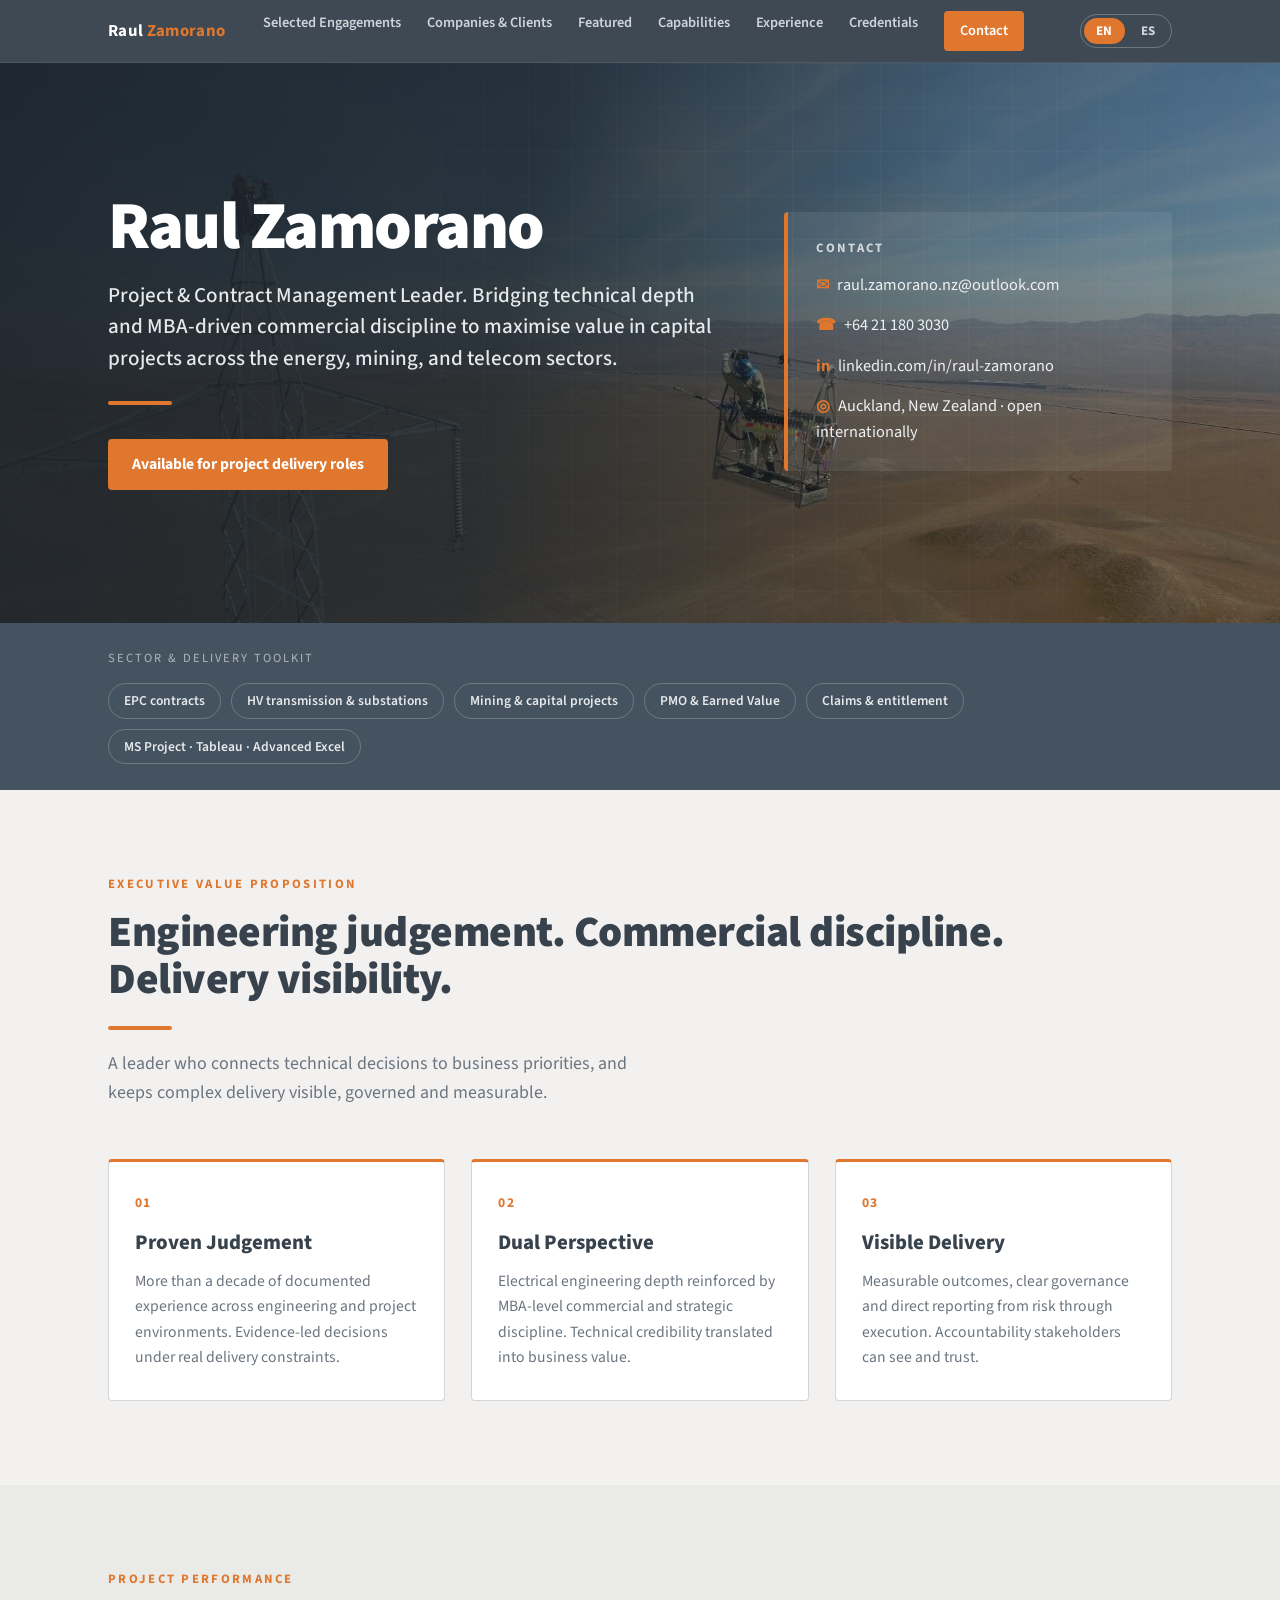
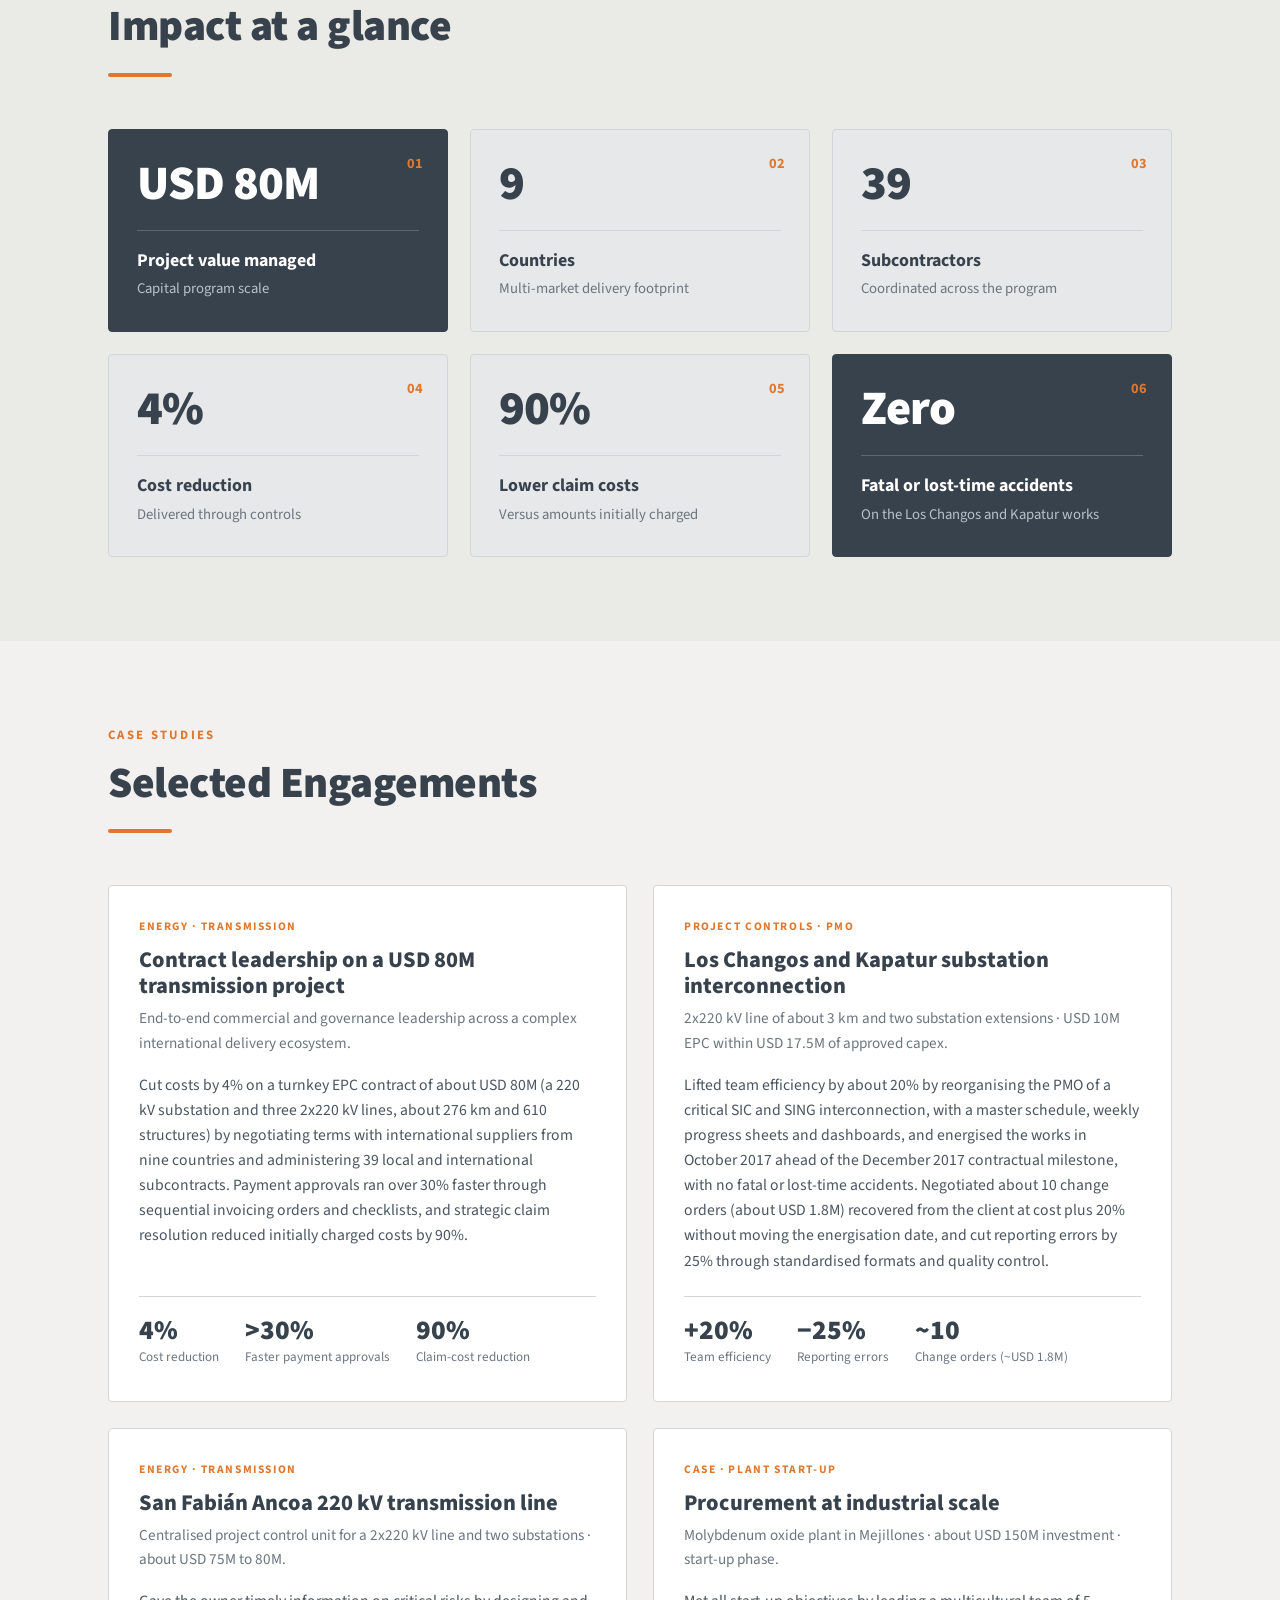
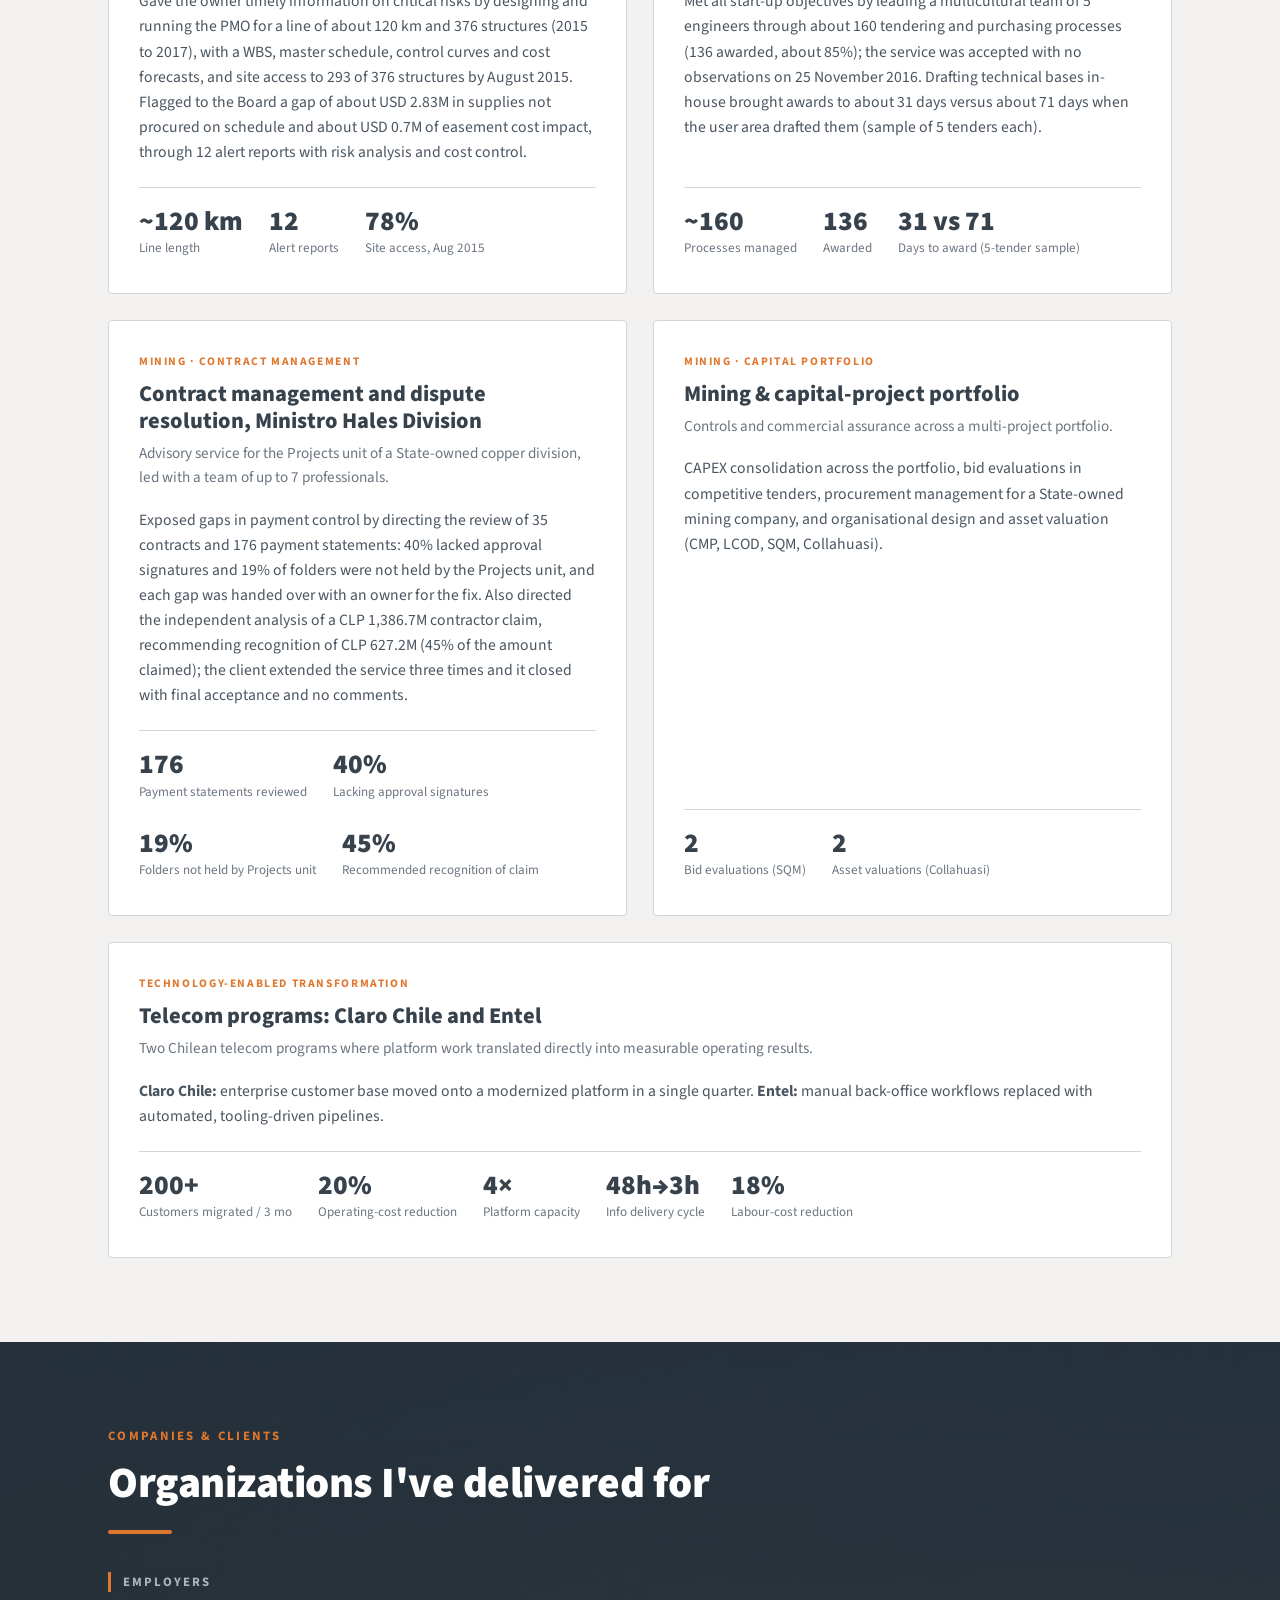
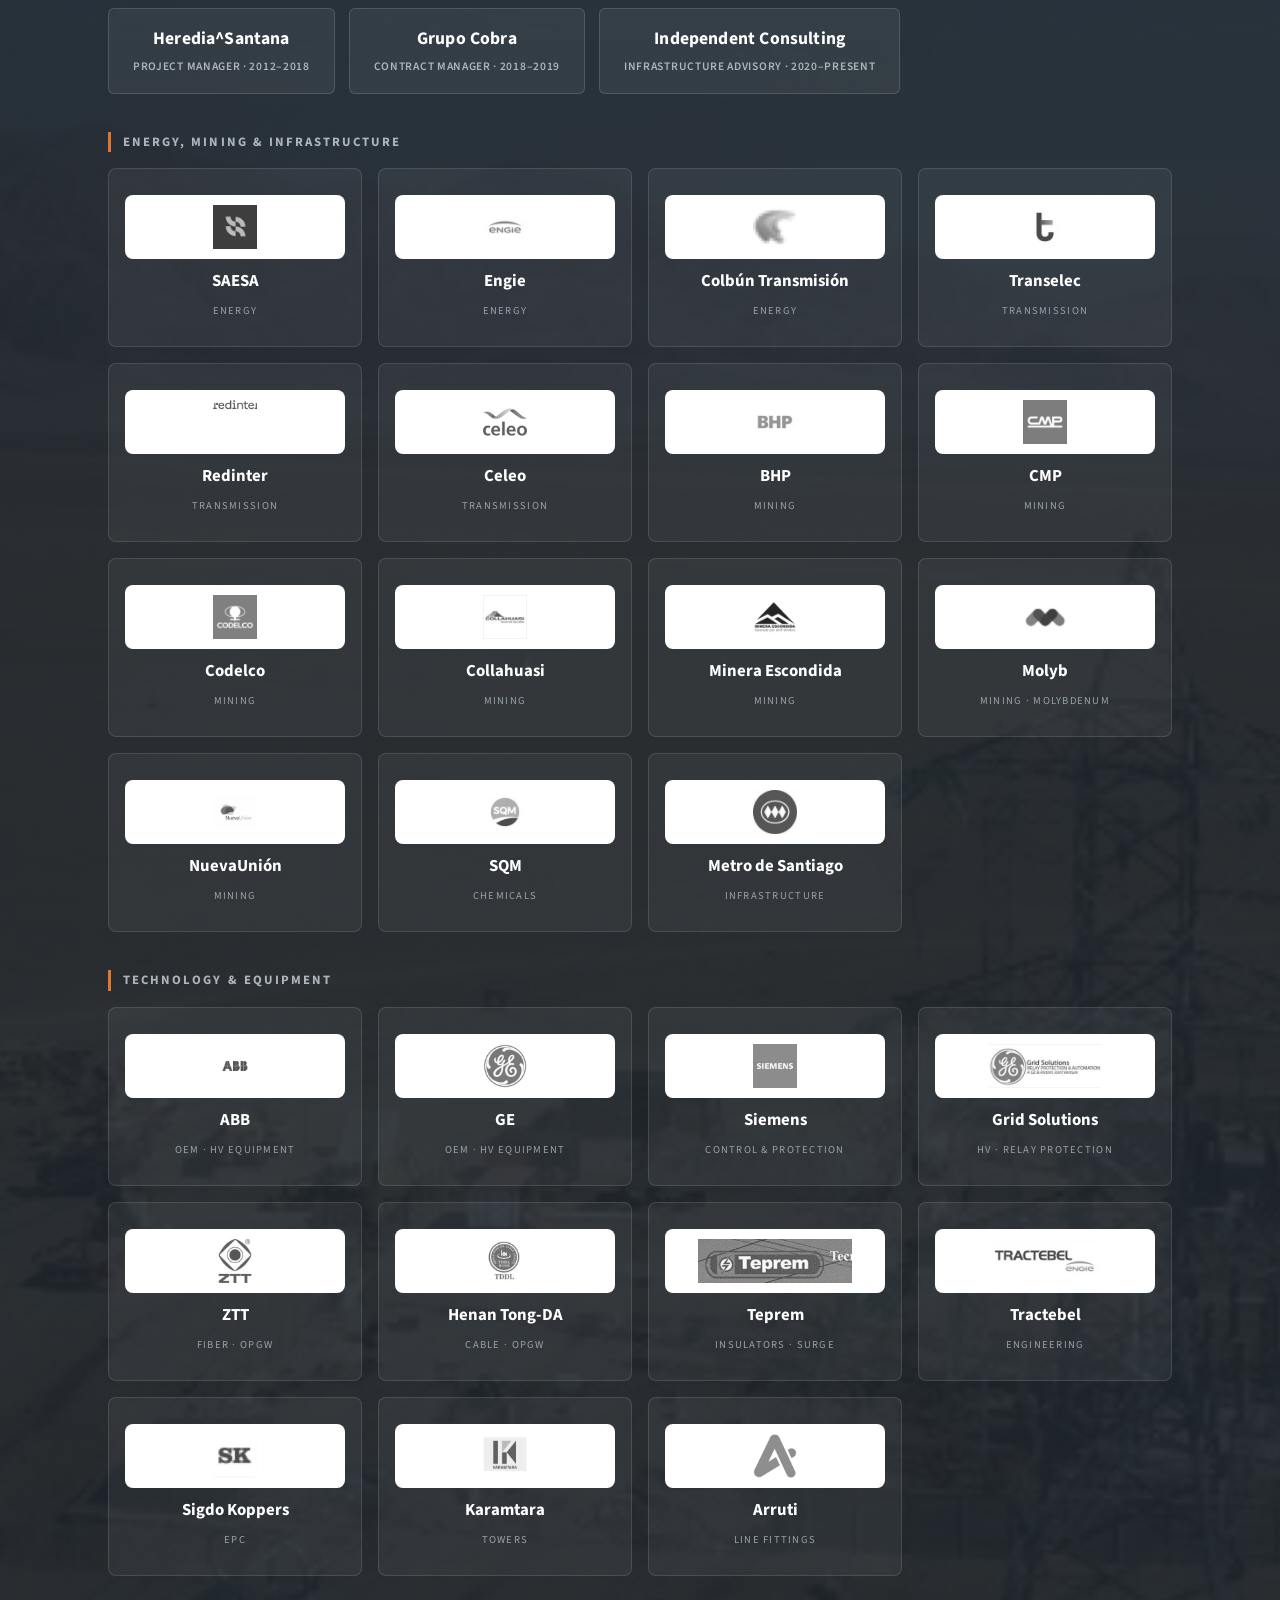
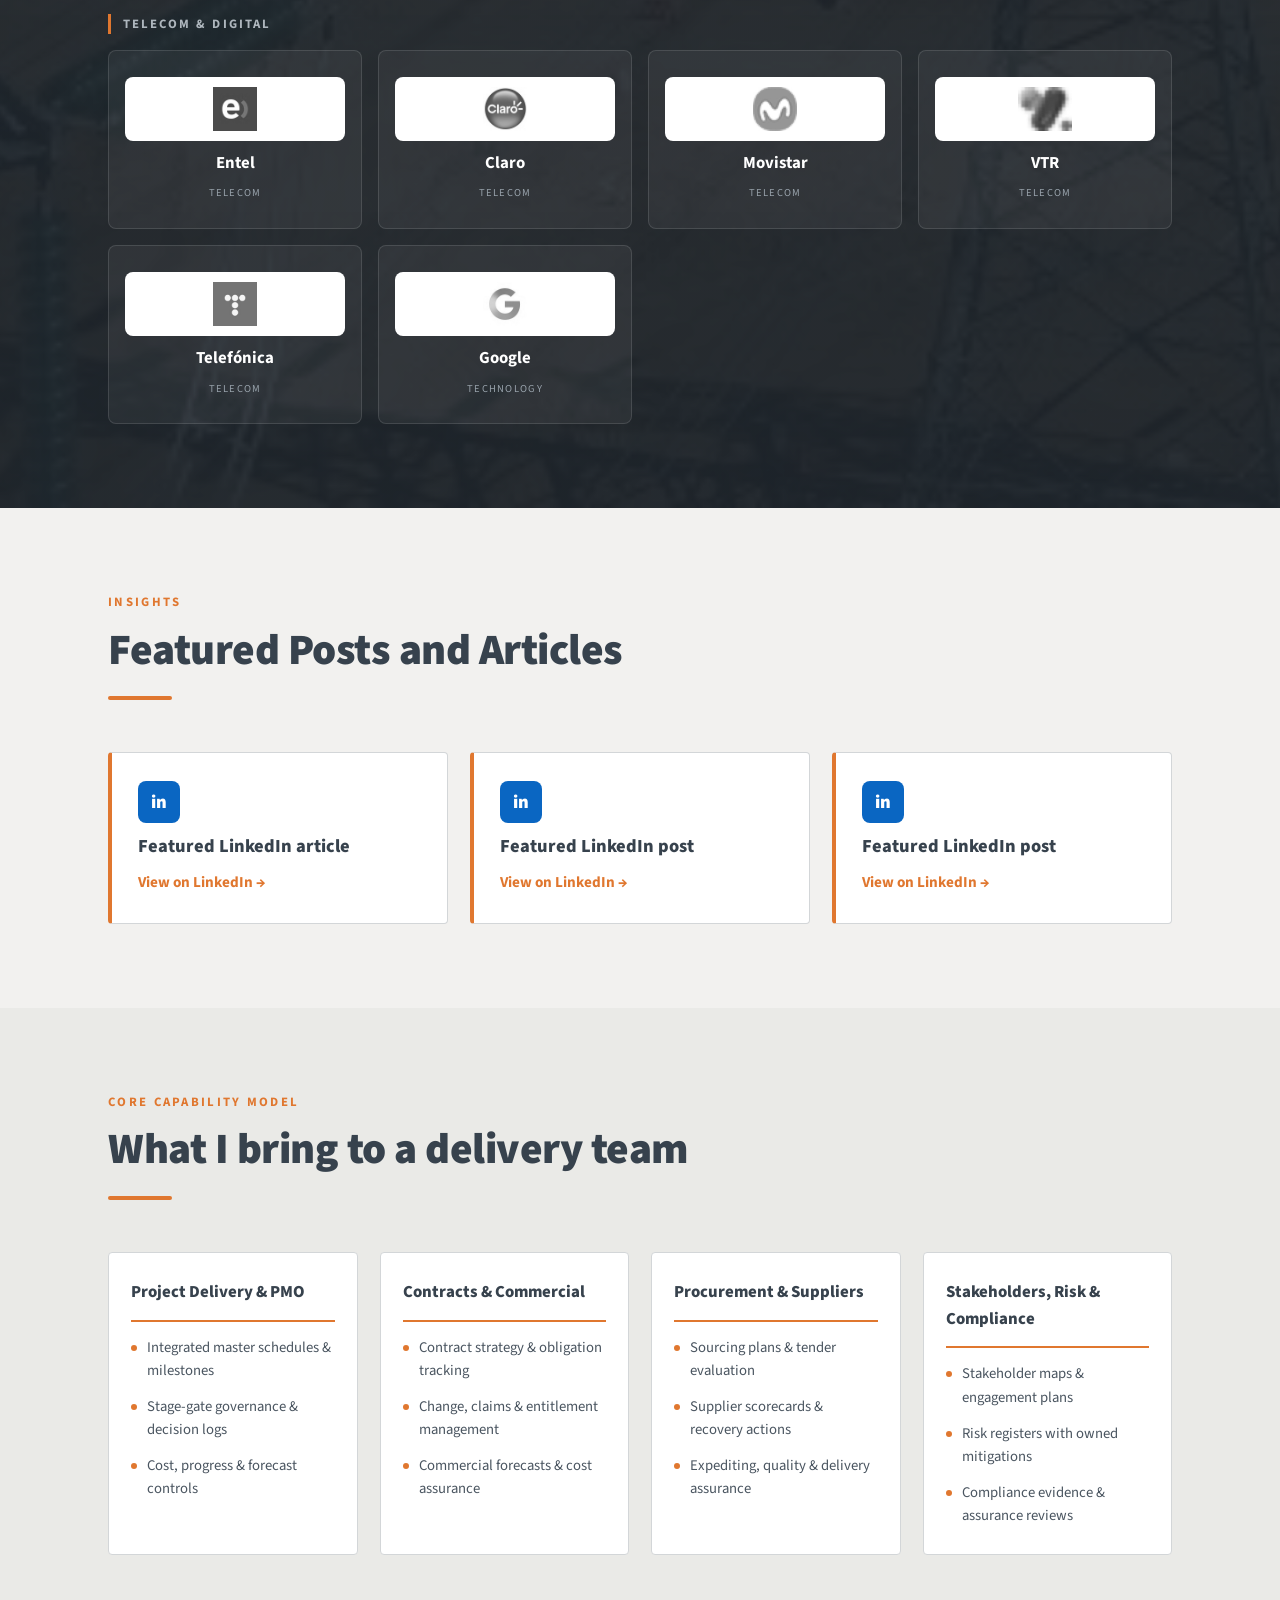
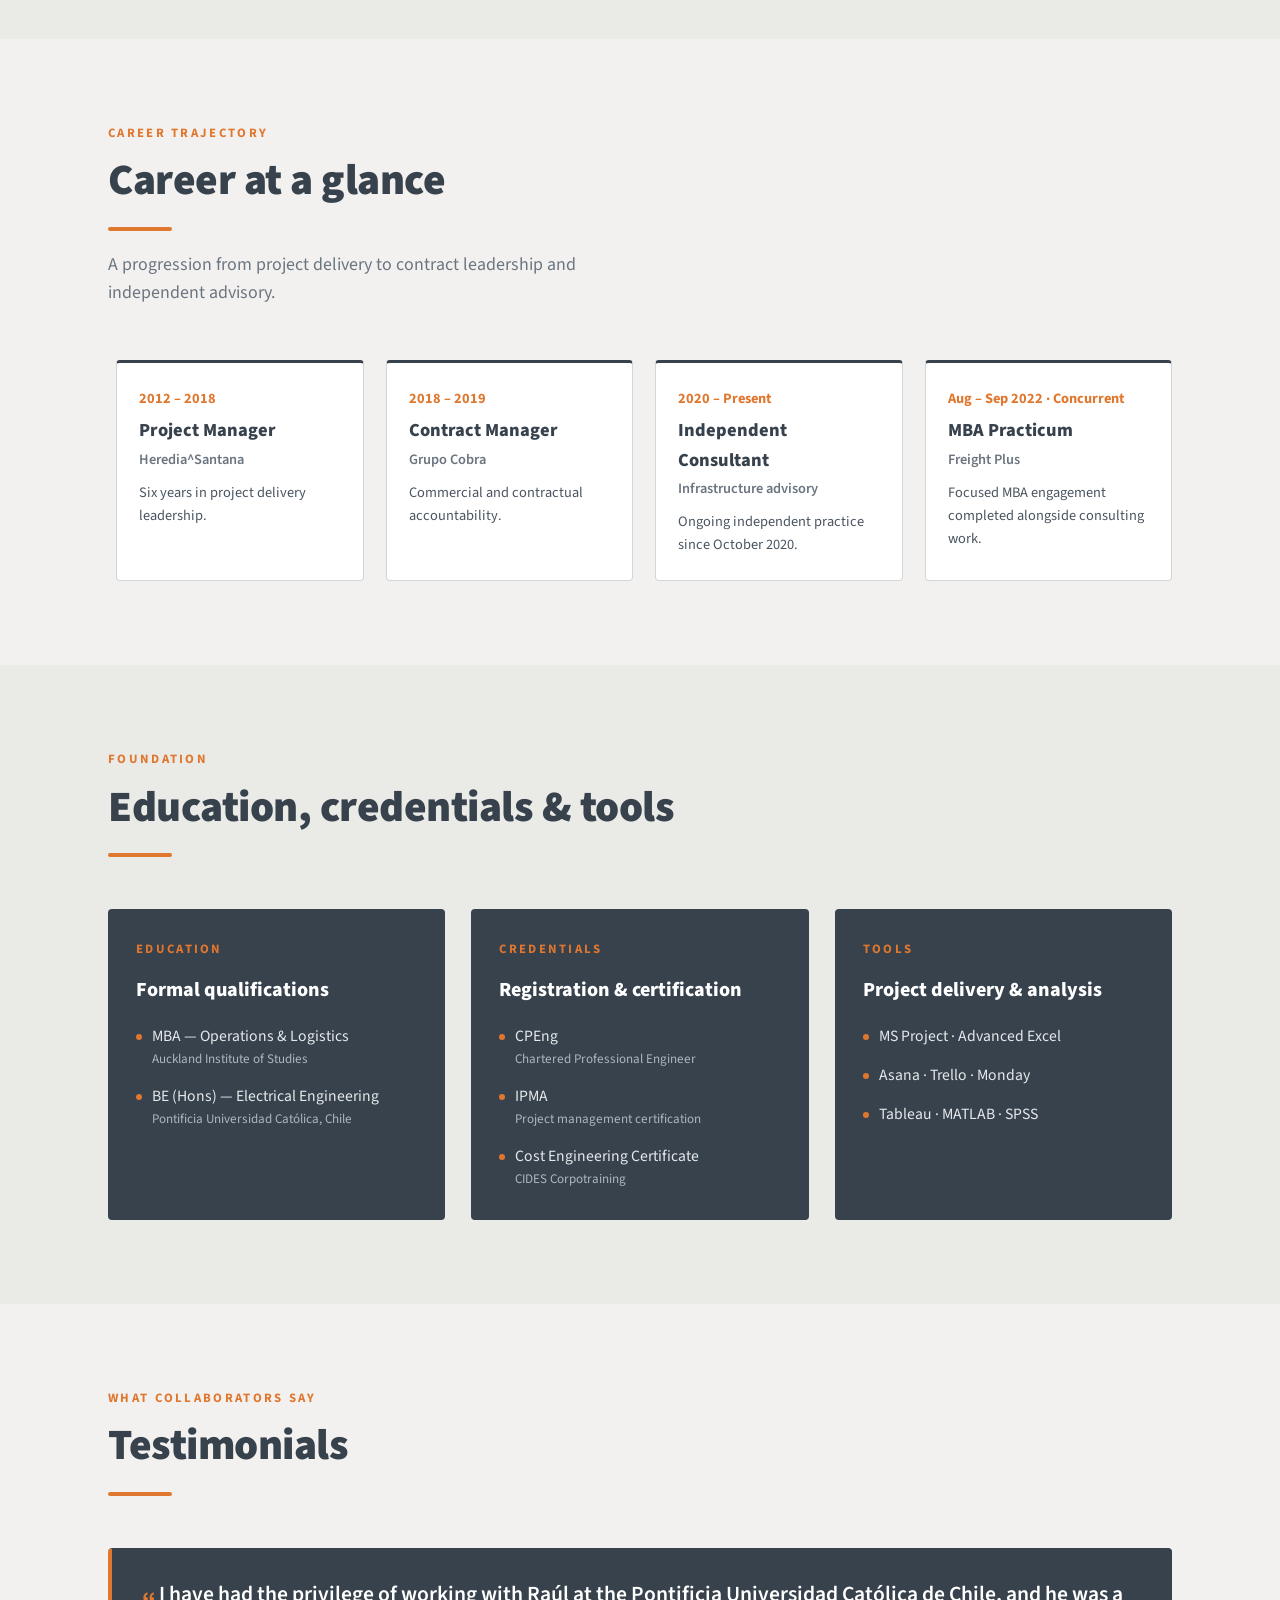
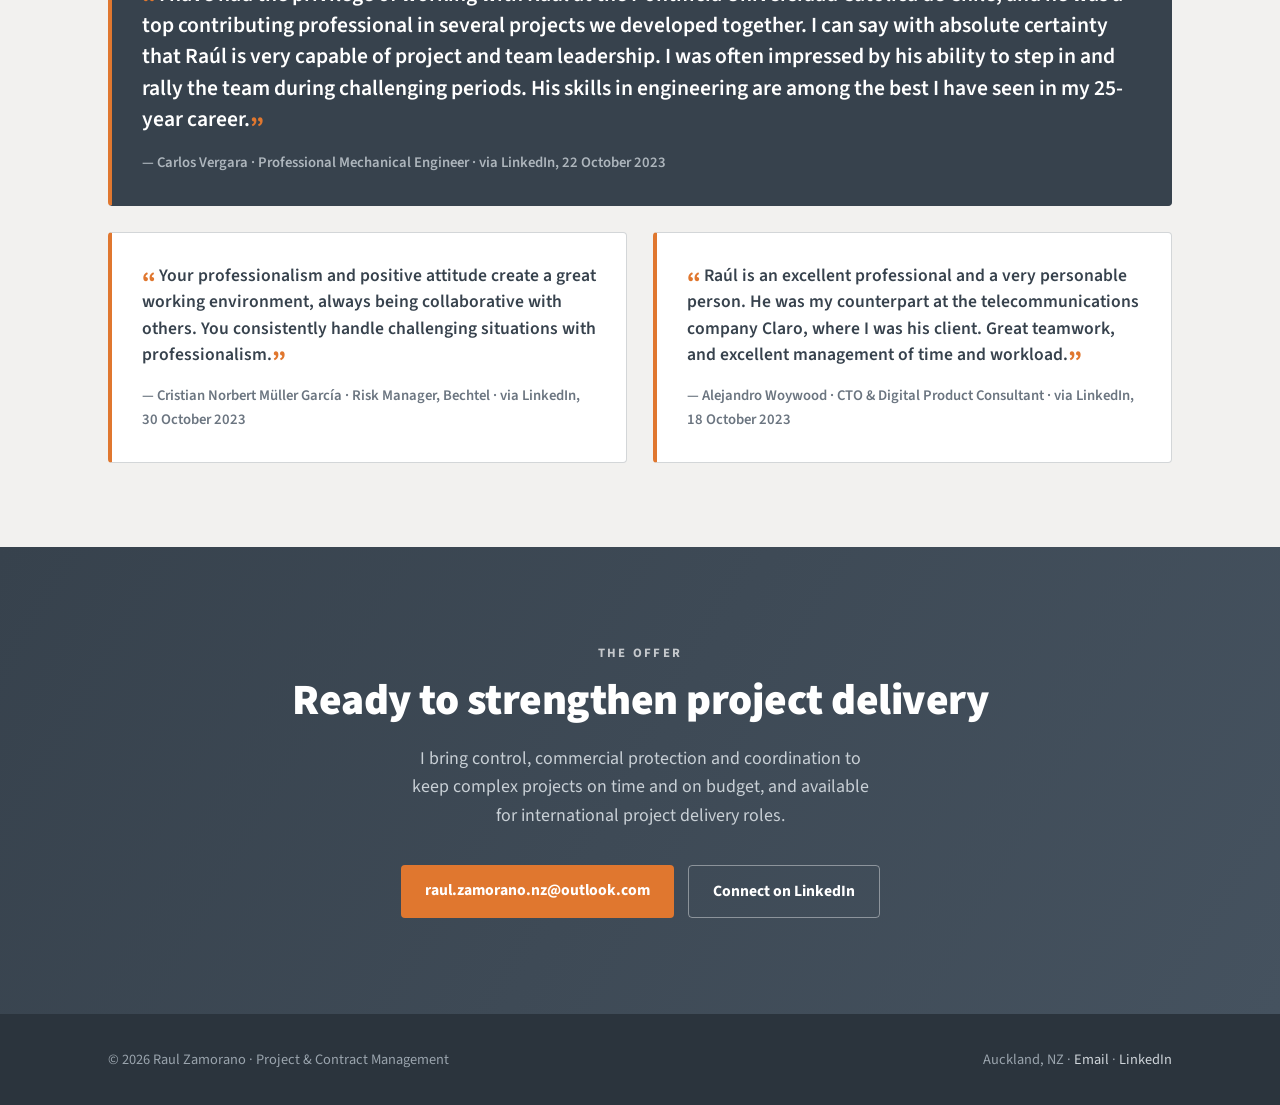
<file: index.html>
<!DOCTYPE html>
<html lang="en">
<head>
<meta charset="UTF-8">
<meta name="viewport" content="width=device-width, initial-scale=1.0">
<title>Raul Zamorano — Project & Contract Management · Energy & Infrastructure</title>
<meta name="description" content="Raul Zamorano, Project & Contract Management Professional. Energy, transmission, substations and capital projects. USD 80M contract leadership, PMO governance and commercial control across 9 countries.">
<link rel="preconnect" href="https://fonts.googleapis.com">
<link rel="preconnect" href="https://fonts.gstatic.com" crossorigin>
<link href="https://fonts.googleapis.com/css2?family=Source+Sans+3:ital,wght@0,300;0,400;0,600;0,700;0,900&display=swap" rel="stylesheet">
<link rel="stylesheet" href="style.css">
</head>
<body>

<!-- ============ NAV ============ -->
<header class="nav">
  <div class="wrap nav-inner">
    <div class="brand">Raul <span>Zamorano</span></div>
    <nav class="nav-links">
      <a href="#engagements" data-es="Proyectos destacados">Selected Engagements</a>
      <a href="#clients" data-es="Empresas &amp; Clientes">Companies &amp; Clients</a>
      <a href="#featured" data-es="Destacados">Featured</a>
      <a href="#capabilities" data-es="Capacidades">Capabilities</a>
      <a href="#experience" data-es="Experiencia">Experience</a>
      <a href="#credentials" data-es="Credenciales">Credentials</a>
      <a href="#contact" class="nav-cta" data-es="Contacto">Contact</a>
    </nav>
    <div class="lang-toggle" role="group" aria-label="Language / Idioma">
      <button type="button" class="lang-btn active" data-lang="en" aria-pressed="true">EN</button>
      <button type="button" class="lang-btn" data-lang="es" aria-pressed="false">ES</button>
    </div>
  </div>
</header>

<!-- ============ 1. HERO ============ -->
<section class="hero">
  <div class="wrap hero-grid">
    <div>
      <h1>Raul Zamorano</h1>
      <p class="hero-lead" data-es="Líder en Gestión de Proyectos y Contratos. Uno la profundidad técnica con la disciplina comercial impulsada por el MBA para maximizar el valor en proyectos de capital en los sectores de energía, minería y telecomunicaciones.">Project &amp; Contract Management Leader. Bridging technical depth and MBA-driven commercial discipline to maximise value in capital projects across the energy, mining, and telecom sectors.</p>
      <div class="hr"></div>
      <div class="hero-cta">
        <a href="#contact" class="btn btn-primary" data-es="Disponible para roles de entrega de proyectos">Available for project delivery roles</a>
      </div>
    </div>
    <aside class="contact-card">
      <div class="eyebrow" data-es="Contacto">Contact</div>
      <ul>
        <li><b>✉</b>raul.zamorano.nz@outlook.com</li>
        <li><b>☎</b>+64 21 180 3030</li>
        <li><b>in</b>linkedin.com/in/raul-zamorano</li>
        <li data-es="<b>◎</b>Auckland, Nueva Zelanda · disponible internacionalmente"><b>◎</b>Auckland, New Zealand · open internationally</li>
      </ul>
    </aside>
  </div>
</section>

<!-- ============ 2. TRUST BAR ============ -->
<div class="trust">
  <div class="wrap trust-inner">
    <span class="lbl" data-es="Sector y herramientas de entrega">Sector &amp; delivery toolkit</span>
    <div class="items">
      <span class="chip" data-es="Contratos EPC">EPC contracts</span>
      <span class="chip" data-es="Transmisión AT y subestaciones">HV transmission &amp; substations</span>
      <span class="chip" data-es="Minería y proyectos de capital">Mining &amp; capital projects</span>
      <span class="chip" data-es="PMO y Valor Ganado">PMO &amp; Earned Value</span>
      <span class="chip" data-es="Reclamos y derechos contractuales">Claims &amp; entitlement</span>
      <span class="chip">MS Project · Tableau · Advanced Excel</span>
    </div>
  </div>
</div>

<!-- ============ 3. VALUE PROPOSITION / PILLARS ============ -->
<section id="about">
  <div class="wrap">
    <div class="eyebrow" data-es="Propuesta de valor ejecutiva">Executive value proposition</div>
    <h2 class="h-sec" data-es="Criterio de ingeniería. Disciplina comercial.<br>Visibilidad de entrega.">Engineering judgement. Commercial discipline.<br>Delivery visibility.</h2>
    <div class="rule"></div>
    <p class="lead" data-es="Un líder que conecta las decisiones técnicas con las prioridades del negocio y mantiene la entrega compleja visible, gobernada y medible.">A leader who connects technical decisions to business priorities, and keeps complex delivery visible, governed and measurable.</p>
    <div class="pillars">
      <div class="pillar">
        <div class="num">01</div>
        <h3 data-es="Criterio comprobado">Proven Judgement</h3>
        <p data-es="Más de una década de experiencia documentada en entornos de ingeniería y proyectos. Decisiones basadas en evidencia bajo restricciones reales de entrega.">More than a decade of documented experience across engineering and project environments. Evidence-led decisions under real delivery constraints.</p>
      </div>
      <div class="pillar">
        <div class="num">02</div>
        <h3 data-es="Perspectiva dual">Dual Perspective</h3>
        <p data-es="Profundidad en ingeniería eléctrica reforzada por la disciplina comercial y estratégica de nivel MBA. Credibilidad técnica traducida en valor de negocio.">Electrical engineering depth reinforced by MBA-level commercial and strategic discipline. Technical credibility translated into business value.</p>
      </div>
      <div class="pillar">
        <div class="num">03</div>
        <h3 data-es="Entrega visible">Visible Delivery</h3>
        <p data-es="Resultados medibles, gobernanza clara y reporte directo desde el riesgo hasta la ejecución. Rendición de cuentas que los grupos de interés pueden ver y en la que pueden confiar.">Measurable outcomes, clear governance and direct reporting from risk through execution. Accountability stakeholders can see and trust.</p>
      </div>
    </div>
  </div>
</section>

<!-- ============ 4. IMPACT METRICS ============ -->
<section id="impact" style="background:#eaeae7">
  <div class="wrap">
    <div class="eyebrow" data-es="Desempeño de proyectos">Project performance</div>
    <h2 class="h-sec" data-es="Impacto de un vistazo">Impact at a glance</h2>
    <div class="rule"></div>
    <div class="metrics">
      <div class="metric feature">
        <span class="idx">01</span>
        <div class="big">USD 80M</div>
        <div class="mline"></div>
        <div><div class="mt" data-es="Valor de proyecto gestionado">Project value managed</div><div class="ms" data-es="Escala del programa de capital">Capital program scale</div></div>
      </div>
      <div class="metric">
        <span class="idx">02</span>
        <div class="big">9</div>
        <div class="mline"></div>
        <div><div class="mt" data-es="Países">Countries</div><div class="ms" data-es="Presencia de entrega multimercado">Multi-market delivery footprint</div></div>
      </div>
      <div class="metric">
        <span class="idx">03</span>
        <div class="big">39</div>
        <div class="mline"></div>
        <div><div class="mt" data-es="Subcontratistas">Subcontractors</div><div class="ms" data-es="Coordinados en el programa">Coordinated across the program</div></div>
      </div>
      <div class="metric">
        <span class="idx">04</span>
        <div class="big">4%</div>
        <div class="mline"></div>
        <div><div class="mt" data-es="Reducción de costos">Cost reduction</div><div class="ms" data-es="Lograda mediante controles">Delivered through controls</div></div>
      </div>
      <div class="metric">
        <span class="idx">05</span>
        <div class="big">90%</div>
        <div class="mline"></div>
        <div><div class="mt" data-es="Menor costo de reclamos">Lower claim costs</div><div class="ms" data-es="Frente a los montos facturados inicialmente">Versus amounts initially charged</div></div>
      </div>
      <div class="metric feature">
        <span class="idx">06</span>
        <div class="big" data-es="Cero">Zero</div>
        <div class="mline"></div>
        <div><div class="mt" data-es="Accidentes fatales o con pérdida de tiempo">Fatal or lost-time accidents</div><div class="ms" data-es="En las obras de Los Changos y Kapatur">On the Los Changos and Kapatur works</div></div>
      </div>
    </div>
  </div>
</section>

<!-- ============ 5. SELECTED PROJECTS / CASES ============ -->
<section id="engagements">
  <div class="wrap">
    <div class="eyebrow" data-es="Casos de estudio">Case studies</div>
    <h2 class="h-sec" data-es="Proyectos destacados">Selected Engagements</h2>
    <div class="rule"></div>
    <div class="cases">
      <div class="case">
        <span class="tag" data-es="Energía · Transmisión">Energy · Transmission</span>
        <h3 data-es="Liderazgo contractual en un proyecto de transmisión de USD 80M">Contract leadership on a USD 80M transmission project</h3>
        <div class="sub" data-es="Liderazgo comercial y de gobernanza de extremo a extremo en un complejo ecosistema de entrega internacional.">End-to-end commercial and governance leadership across a complex international delivery ecosystem.</div>
        <p data-es="Redujo en 4% el costo de un contrato EPC llave en mano de unos USD 80M (una subestación de 220 kV y tres líneas de 2x220 kV, cerca de 276 km y 610 estructuras), negociando condiciones con proveedores internacionales de nueve países y administrando 39 subcontratos locales e internacionales. Las aprobaciones de pago fueron más de 30% más rápidas con órdenes de facturación secuenciales y listas de verificación, y la resolución estratégica de reclamos redujo en 90% los costos cobrados inicialmente.">Cut costs by 4% on a turnkey EPC contract of about USD 80M (a 220 kV substation and three 2x220 kV lines, about 276 km and 610 structures) by negotiating terms with international suppliers from nine countries and administering 39 local and international subcontracts. Payment approvals ran over 30% faster through sequential invoicing orders and checklists, and strategic claim resolution reduced initially charged costs by 90%.</p>
        <div class="stats">
          <div class="stat"><b>4%</b><span data-es="Reducción de costos">Cost reduction</span></div>
          <div class="stat"><b>&gt;30%</b><span data-es="Aprobaciones de pago más rápidas">Faster payment approvals</span></div>
          <div class="stat"><b>90%</b><span data-es="Reducción de costo de reclamos">Claim-cost reduction</span></div>
        </div>
      </div>
      <div class="case">
        <span class="tag" data-es="Control de proyectos · PMO">Project controls · PMO</span>
        <h3 data-es="Interconexión de las subestaciones Los Changos y Kapatur">Los Changos and Kapatur substation interconnection</h3>
        <div class="sub" data-es="Línea de 2x220 kV de unos 3 km y ampliación de dos subestaciones · EPC de USD 10M dentro de USD 17,5M de capex aprobado.">2x220 kV line of about 3 km and two substation extensions · USD 10M EPC within USD 17.5M of approved capex.</div>
        <p data-es="Aumentó en cerca de 20% la eficiencia del equipo al reorganizar la PMO de una interconexión crítica entre el SIC y el SING, con cronograma maestro, planillas semanales de avance y tableros, y energizó las obras en octubre de 2017, antes del hito contractual de diciembre de 2017, sin accidentes fatales ni con pérdida de tiempo. Negoció unas 10 órdenes de cambio (unos USD 1,8M) recuperadas del cliente a costo más 20% sin mover la fecha de energización, y redujo en 25% los errores de reporte con formatos estandarizados y control de calidad.">Lifted team efficiency by about 20% by reorganising the PMO of a critical SIC and SING interconnection, with a master schedule, weekly progress sheets and dashboards, and energised the works in October 2017 ahead of the December 2017 contractual milestone, with no fatal or lost-time accidents. Negotiated about 10 change orders (about USD 1.8M) recovered from the client at cost plus 20% without moving the energisation date, and cut reporting errors by 25% through standardised formats and quality control.</p>
        <div class="stats">
          <div class="stat"><b>+20%</b><span data-es="Eficiencia del equipo">Team efficiency</span></div>
          <div class="stat"><b>−25%</b><span data-es="Errores de reporte">Reporting errors</span></div>
          <div class="stat"><b>~10</b><span data-es="Órdenes de cambio (~USD 1,8M)">Change orders (~USD 1.8M)</span></div>
        </div>
      </div>
      <div class="case">
        <span class="tag" data-es="Energía · Transmisión">Energy · Transmission</span>
        <h3 data-es="Línea de transmisión San Fabián Ancoa de 220 kV">San Fabián Ancoa 220 kV transmission line</h3>
        <div class="sub" data-es="Unidad centralizada de control de proyecto para una línea de 2x220 kV y dos subestaciones · entre USD 75M y 80M.">Centralised project control unit for a 2x220 kV line and two substations · about USD 75M to 80M.</div>
        <p data-es="Entregó al mandante información oportuna sobre riesgos críticos al diseñar y operar la PMO de una línea de cerca de 120 km y 376 estructuras (2015 a 2017), con EDT, cronograma maestro, curvas de control y proyecciones de costo, y acceso a sitio en 293 de 376 estructuras a agosto de 2015. Advirtió al Directorio una brecha de unos USD 2,83M en suministros no adquiridos a tiempo y unos USD 0,7M de impacto en costos de servidumbres, mediante 12 informes de alerta con análisis de riesgo y control de costos.">Gave the owner timely information on critical risks by designing and running the PMO for a line of about 120 km and 376 structures (2015 to 2017), with a WBS, master schedule, control curves and cost forecasts, and site access to 293 of 376 structures by August 2015. Flagged to the Board a gap of about USD 2.83M in supplies not procured on schedule and about USD 0.7M of easement cost impact, through 12 alert reports with risk analysis and cost control.</p>
        <div class="stats">
          <div class="stat"><b>~120 km</b><span data-es="Longitud de la línea">Line length</span></div>
          <div class="stat"><b>12</b><span data-es="Informes de alerta">Alert reports</span></div>
          <div class="stat"><b>78%</b><span data-es="Acceso a sitio, ago 2015">Site access, Aug 2015</span></div>
        </div>
      </div>
      <div class="case">
        <span class="tag" data-es="Caso · Puesta en marcha">Case · Plant start-up</span>
        <h3 data-es="Abastecimiento a escala industrial">Procurement at industrial scale</h3>
        <div class="sub" data-es="Planta de óxido de molibdeno en Mejillones · inversión de unos USD 150M · fase de puesta en marcha.">Molybdenum oxide plant in Mejillones · about USD 150M investment · start-up phase.</div>
        <p data-es="Cumplió todos los objetivos de puesta en marcha liderando un equipo multicultural de 5 ingenieros en unos 160 procesos de licitación y compra (136 adjudicados, cerca de 85%); el servicio fue aceptado sin observaciones el 25 de noviembre de 2016. Redactar las bases técnicas internamente llevó las adjudicaciones a unos 31 días, frente a unos 71 días cuando las redactaba el área usuaria (muestra de 5 licitaciones cada una).">Met all start-up objectives by leading a multicultural team of 5 engineers through about 160 tendering and purchasing processes (136 awarded, about 85%); the service was accepted with no observations on 25 November 2016. Drafting technical bases in-house brought awards to about 31 days versus about 71 days when the user area drafted them (sample of 5 tenders each).</p>
        <div class="stats">
          <div class="stat"><b>~160</b><span data-es="Procesos gestionados">Processes managed</span></div>
          <div class="stat"><b>136</b><span data-es="Adjudicados">Awarded</span></div>
          <div class="stat"><b>31 vs 71</b><span data-es="Días a adjudicación (muestra de 5)">Days to award (5-tender sample)</span></div>
        </div>
      </div>
      <div class="case">
        <span class="tag" data-es="Minería · Gestión de contratos">Mining · Contract management</span>
        <h3 data-es="Gestión de contratos y resolución de controversias, División Ministro Hales">Contract management and dispute resolution, Ministro Hales Division</h3>
        <div class="sub" data-es="Servicio de asesoría a la unidad de Proyectos de una división cuprífera estatal, liderado con un equipo de hasta 7 profesionales.">Advisory service for the Projects unit of a State-owned copper division, led with a team of up to 7 professionals.</div>
        <p data-es="Evidenció brechas en el control de pagos al dirigir la revisión de 35 contratos y 176 estados de pago: 40% no tenía firmas de aprobación y 19% de las carpetas no estaba en poder de la unidad de Proyectos, y cada brecha se entregó con un responsable de la corrección. Dirigió además el análisis independiente de un reclamo de contratista de CLP 1.386,7M, recomendando reconocer CLP 627,2M (45% del monto reclamado); el cliente extendió el servicio tres veces y cerró con aceptación final y sin comentarios.">Exposed gaps in payment control by directing the review of 35 contracts and 176 payment statements: 40% lacked approval signatures and 19% of folders were not held by the Projects unit, and each gap was handed over with an owner for the fix. Also directed the independent analysis of a CLP 1,386.7M contractor claim, recommending recognition of CLP 627.2M (45% of the amount claimed); the client extended the service three times and it closed with final acceptance and no comments.</p>
        <div class="stats">
          <div class="stat"><b>176</b><span data-es="Estados de pago revisados">Payment statements reviewed</span></div>
          <div class="stat"><b>40%</b><span data-es="Sin firmas de aprobación">Lacking approval signatures</span></div>
          <div class="stat"><b>19%</b><span data-es="Carpetas fuera de la unidad de Proyectos">Folders not held by Projects unit</span></div>
          <div class="stat"><b>45%</b><span data-es="Reconocimiento recomendado del reclamo">Recommended recognition of claim</span></div>
        </div>
      </div>
      <div class="case">
        <span class="tag" data-es="Minería · Cartera de capital">Mining · Capital portfolio</span>
        <h3 data-es="Cartera de minería y proyectos de capital">Mining &amp; capital-project portfolio</h3>
        <div class="sub" data-es="Controles y aseguramiento comercial en una cartera multiproyecto.">Controls and commercial assurance across a multi-project portfolio.</div>
        <p data-es="Consolidación de CAPEX en la cartera, evaluaciones de ofertas en licitaciones competitivas, gestión de abastecimiento para una minera estatal, y diseño organizacional y valuación de activos (CMP, LCOD, SQM, Collahuasi).">CAPEX consolidation across the portfolio, bid evaluations in competitive tenders, procurement management for a State-owned mining company, and organisational design and asset valuation (CMP, LCOD, SQM, Collahuasi).</p>
        <div class="stats">
          <div class="stat"><b>2</b><span data-es="Evaluaciones de ofertas (SQM)">Bid evaluations (SQM)</span></div>
          <div class="stat"><b>2</b><span data-es="Valuaciones de activos (Collahuasi)">Asset valuations (Collahuasi)</span></div>
        </div>
      </div>
      <div class="case wide">
        <span class="tag" data-es="Transformación habilitada por tecnología">Technology-enabled transformation</span>
        <h3 data-es="Programas de telecomunicaciones: Claro Chile y Entel">Telecom programs: Claro Chile and Entel</h3>
        <div class="sub" data-es="Dos programas chilenos de telecomunicaciones donde el trabajo de plataforma se tradujo directamente en resultados operativos medibles.">Two Chilean telecom programs where platform work translated directly into measurable operating results.</div>
        <p data-es="<b>Claro Chile:</b> la base de clientes empresariales migró a una plataforma modernizada en un solo trimestre. <b>Entel:</b> los flujos de trabajo manuales de back-office fueron reemplazados por pipelines automatizados."><b>Claro Chile:</b> enterprise customer base moved onto a modernized platform in a single quarter. <b>Entel:</b> manual back-office workflows replaced with automated, tooling-driven pipelines.</p>
        <div class="stats">
          <div class="stat"><b>200+</b><span data-es="Clientes migrados / 3 meses">Customers migrated / 3 mo</span></div>
          <div class="stat"><b>20%</b><span data-es="Reducción de costos operativos">Operating-cost reduction</span></div>
          <div class="stat"><b>4×</b><span data-es="Capacidad de plataforma">Platform capacity</span></div>
          <div class="stat"><b>48h→3h</b><span data-es="Ciclo de entrega de información">Info delivery cycle</span></div>
          <div class="stat"><b>18%</b><span data-es="Reducción de costo laboral">Labour-cost reduction</span></div>
        </div>
      </div>
    </div>
  </div>
</section>

<!-- ============ 4b. CLIENTS & EMPLOYERS ============ -->
<section class="clients" id="clients">
  <div class="wrap">
    <div class="eyebrow" data-es="Empresas y clientes">Companies &amp; clients</div>
    <h2 class="h-sec" data-es="Organizaciones para las que he entregado">Organizations I've delivered for</h2>
    <div class="rule"></div>

    <div class="client-group">
      <div class="gl" data-es="Empleadores">Employers</div>
      <div class="tiles">
        <div class="tile" data-es="Heredia^Santana<small>Gerente de Proyectos · 2012–2018</small>">Heredia^Santana<small>Project Manager · 2012–2018</small></div>
        <div class="tile" data-es="Grupo Cobra<small>Gerente de Contratos · 2018–2019</small>">Grupo Cobra<small>Contract Manager · 2018–2019</small></div>
        <div class="tile" data-es="Consultoría Independiente<small>Asesoría en infraestructura · 2020–presente</small>">Independent Consulting<small>Infrastructure advisory · 2020–present</small></div>
      </div>
    </div>

    <div class="client-group">
      <div class="gl" data-es="Energía, minería e infraestructura">Energy, mining &amp; infrastructure</div>
      <div class="logo-wall">
        <!-- Energy -->
        <div class="logo"><div class="ic"><img src="Logos/saesa_logo.jpeg" alt="SAESA logo" loading="lazy"></div><div class="nm">SAESA</div><div class="sec" data-es="Energía">Energy</div></div>
        <div class="logo"><div class="ic"><img src="Logos/engie_chile_logo.jpeg" alt="Engie logo" loading="lazy"></div><div class="nm">Engie</div><div class="sec" data-es="Energía">Energy</div></div>
        <div class="logo"><div class="ic"><img src="Logos/colbun_transmision_logo.jpeg" alt="Colbún Transmisión logo" loading="lazy"></div><div class="nm">Colbún Transmisión</div><div class="sec" data-es="Energía">Energy</div></div>
        <!-- Transmission -->
        <div class="logo"><div class="ic"><img src="Logos/transelec_s_a__logo.jpeg" alt="Transelec logo" loading="lazy"></div><div class="nm">Transelec</div><div class="sec" data-es="Transmisión">Transmission</div></div>
        <div class="logo"><div class="ic"><img src="Logos/redinter_logo.jpeg" alt="Redinter logo" loading="lazy"></div><div class="nm">Redinter</div><div class="sec" data-es="Transmisión">Transmission</div></div>
        <div class="logo"><div class="ic"><img src="Logos/celeo_logo.jpeg" alt="Celeo logo" loading="lazy"></div><div class="nm">Celeo</div><div class="sec" data-es="Transmisión">Transmission</div></div>
        <!-- Mining -->
        <div class="logo"><div class="ic"><img src="Logos/bhp_logo.jpeg" alt="BHP logo" loading="lazy"></div><div class="nm">BHP</div><div class="sec" data-es="Minería">Mining</div></div>
        <div class="logo"><div class="ic"><img src="Logos/cmpchile_logo.jpeg" alt="CMP logo" loading="lazy"></div><div class="nm">CMP</div><div class="sec" data-es="Minería">Mining</div></div>
        <div class="logo"><div class="ic"><img src="Logos/codelco_logo.jpeg" alt="Codelco logo" loading="lazy"></div><div class="nm">Codelco</div><div class="sec" data-es="Minería">Mining</div></div>
        <div class="logo"><div class="ic"><img src="Logos/collahuasicl_logo.jpeg" alt="Collahuasi logo" loading="lazy"></div><div class="nm">Collahuasi</div><div class="sec" data-es="Minería">Mining</div></div>
        <div class="logo"><div class="ic"><img src="Logos/minera_escondida_logo.jpeg" alt="Minera Escondida logo" loading="lazy"></div><div class="nm">Minera Escondida</div><div class="sec" data-es="Minería">Mining</div></div>
        <div class="logo"><div class="ic"><img src="Logos/molyb_logo.jpeg" alt="Molyb logo" loading="lazy"></div><div class="nm">Molyb</div><div class="sec" data-es="Minería · Molibdeno">Mining · Molybdenum</div></div>
        <div class="logo"><div class="ic"><img src="Logos/nuevaunion_logo.jpeg" alt="NuevaUnión logo" loading="lazy"></div><div class="nm">NuevaUnión</div><div class="sec" data-es="Minería">Mining</div></div>
        <!-- Chemicals -->
        <div class="logo"><div class="ic"><img src="Logos/sqm_logo.jpeg" alt="SQM logo" loading="lazy"></div><div class="nm">SQM</div><div class="sec" data-es="Químicos">Chemicals</div></div>
        <!-- Infrastructure -->
        <div class="logo"><div class="ic"><img src="Logos/metrodesantiago_logo.jpeg" alt="Metro de Santiago logo" loading="lazy"></div><div class="nm">Metro de Santiago</div><div class="sec" data-es="Infraestructura">Infrastructure</div></div>
      </div>
    </div>

    <div class="client-group">
      <div class="gl" data-es="Tecnología y equipamiento">Technology &amp; equipment</div>
      <div class="logo-wall">
        <!-- HV Equipment OEMs -->
        <div class="logo"><div class="ic"><img src="Logos/abb_logo.jpeg" alt="ABB logo" loading="lazy"></div><div class="nm">ABB</div><div class="sec" data-es="OEM · Eq. AT">OEM · HV Equipment</div></div>
        <div class="logo"><div class="ic"><img src="Logos/ge_logo.jpeg" alt="GE logo" loading="lazy"></div><div class="nm">GE</div><div class="sec" data-es="OEM · Eq. AT">OEM · HV Equipment</div></div>
        <div class="logo"><div class="ic"><img src="Logos/siemens_logo.jpeg" alt="Siemens logo" loading="lazy"></div><div class="nm">Siemens</div><div class="sec" data-es="Control y Protecciones">Control &amp; Protection</div></div>
        <div class="logo"><div class="ic"><img src="Logos/grid_solutions_logo.jpeg" alt="Grid Solutions logo" loading="lazy"></div><div class="nm">Grid Solutions</div><div class="sec" data-es="AT · Protecciones">HV · Relay Protection</div></div>
        <!-- Cable & Fiber -->
        <div class="logo"><div class="ic"><img src="Logos/ztt_logo.jpeg" alt="ZTT logo" loading="lazy"></div><div class="nm">ZTT</div><div class="sec" data-es="Fibra · OPGW">Fiber · OPGW</div></div>
        <div class="logo"><div class="ic"><img src="Logos/tongda_logo.jpeg" alt="Henan Tong-DA logo" loading="lazy"></div><div class="nm">Henan Tong-DA</div><div class="sec" data-es="Cable · OPGW">Cable · OPGW</div></div>
        <div class="logo"><div class="ic"><img src="Logos/teprem_logo.jpeg" alt="Teprem logo" loading="lazy"></div><div class="nm">Teprem</div><div class="sec" data-es="Aisladores · Pararrayos">Insulators · Surge</div></div>
        <!-- Engineering & Construction -->
        <div class="logo"><div class="ic"><img src="Logos/tractebel_logo.jpeg" alt="Tractebel logo" loading="lazy"></div><div class="nm">Tractebel</div><div class="sec" data-es="Ingeniería">Engineering</div></div>
        <div class="logo"><div class="ic"><img src="Logos/sigdo_koppers_logo.jpeg" alt="Sigdo Koppers logo" loading="lazy"></div><div class="nm">Sigdo Koppers</div><div class="sec" data-es="EPC">EPC</div></div>
        <div class="logo"><div class="ic"><img src="Logos/karamtara_logo.jpeg" alt="Karamtara logo" loading="lazy"></div><div class="nm">Karamtara</div><div class="sec" data-es="Torres">Towers</div></div>
        <div class="logo"><div class="ic"><img src="Logos/arruti_logo.jpeg" alt="Arruti logo" loading="lazy"></div><div class="nm">Arruti</div><div class="sec" data-es="Herrajes">Line Fittings</div></div>
      </div>
    </div>

    <div class="client-group">
      <div class="gl" data-es="Telecom y digital">Telecom &amp; digital</div>
      <div class="logo-wall">
        <div class="logo"><div class="ic"><img src="Logos/entel_logo.jpeg" alt="Entel logo" loading="lazy"></div><div class="nm">Entel</div><div class="sec" data-es="Telecomunicaciones">Telecom</div></div>
        <div class="logo"><div class="ic"><img src="Logos/claro_logo.jpeg" alt="Claro logo" loading="lazy"></div><div class="nm">Claro</div><div class="sec" data-es="Telecomunicaciones">Telecom</div></div>
        <div class="logo"><div class="ic"><img src="Logos/movistar_logo.jpeg" alt="Movistar logo" loading="lazy"></div><div class="nm">Movistar</div><div class="sec" data-es="Telecomunicaciones">Telecom</div></div>
        <div class="logo"><div class="ic"><img src="Logos/vtr_logo.jpeg" alt="VTR logo" loading="lazy"></div><div class="nm">VTR</div><div class="sec" data-es="Telecomunicaciones">Telecom</div></div>
        <div class="logo"><div class="ic"><img src="Logos/telefonica_logo.jpeg" alt="Telefónica logo" loading="lazy"></div><div class="nm">Telefónica</div><div class="sec" data-es="Telecomunicaciones">Telecom</div></div>
        <div class="logo"><div class="ic"><img src="Logos/google_logo.jpeg" alt="Google logo" loading="lazy"></div><div class="nm">Google</div><div class="sec" data-es="Tecnología">Technology</div></div>
      </div>
    </div>
  </div>
</section>

<!-- ============ 4c. FEATURED POSTS ============ -->
<section id="featured">
  <div class="wrap">
    <div class="eyebrow" data-es="Publicaciones">Insights</div>
    <h2 class="h-sec" data-es="Publicaciones y Artículos Destacados">Featured Posts and Articles</h2>
    <div class="rule"></div>
    <div class="featured-grid">
      <a class="featured-card" href="https://www.linkedin.com/feed/update/urn:li:ugcPost:7497533022917980160/" target="_blank" rel="noopener noreferrer">
        <span class="featured-badge">in</span>
        <span class="featured-label" data-es="Artículo destacado en LinkedIn">Featured LinkedIn article</span>
        <span class="featured-cta" data-es="Ver en LinkedIn &rarr;">View on LinkedIn &rarr;</span>
      </a>
      <a class="featured-card" href="https://www.linkedin.com/feed/update/urn:li:share:7467689134136905728/" target="_blank" rel="noopener noreferrer">
        <span class="featured-badge">in</span>
        <span class="featured-label" data-es="Publicación destacada en LinkedIn">Featured LinkedIn post</span>
        <span class="featured-cta" data-es="Ver en LinkedIn &rarr;">View on LinkedIn &rarr;</span>
      </a>
      <a class="featured-card" href="https://www.linkedin.com/feed/update/urn:li:share:7432160044902670336/" target="_blank" rel="noopener noreferrer">
        <span class="featured-badge">in</span>
        <span class="featured-label" data-es="Publicación destacada en LinkedIn">Featured LinkedIn post</span>
        <span class="featured-cta" data-es="Ver en LinkedIn &rarr;">View on LinkedIn &rarr;</span>
      </a>
    </div>
  </div>
</section>

<!-- ============ 6. CORE CAPABILITY MODEL ============ -->
<section id="capabilities" style="background:#eaeae7">
  <div class="wrap">
    <div class="eyebrow" data-es="Modelo de capacidades clave">Core capability model</div>
    <h2 class="h-sec" data-es="Lo que aporto a un equipo de entrega">What I bring to a delivery team</h2>
    <div class="rule"></div>
    <div class="cap">
      <div class="col">
        <h4 data-es="Entrega de Proyectos y PMO">Project Delivery &amp; PMO</h4>
        <ul>
          <li data-es="Cronogramas maestros integrados y hitos">Integrated master schedules &amp; milestones</li>
          <li data-es="Gobernanza por etapas y registros de decisiones">Stage-gate governance &amp; decision logs</li>
          <li data-es="Controles de costo, avance y pronóstico">Cost, progress &amp; forecast controls</li>
        </ul>
      </div>
      <div class="col">
        <h4 data-es="Contratos y Comercial">Contracts &amp; Commercial</h4>
        <ul>
          <li data-es="Estrategia contractual y seguimiento de obligaciones">Contract strategy &amp; obligation tracking</li>
          <li data-es="Gestión de cambios, reclamos y derechos contractuales">Change, claims &amp; entitlement management</li>
          <li data-es="Pronósticos comerciales y aseguramiento de costos">Commercial forecasts &amp; cost assurance</li>
        </ul>
      </div>
      <div class="col">
        <h4 data-es="Abastecimiento y Proveedores">Procurement &amp; Suppliers</h4>
        <ul>
          <li data-es="Planes de abastecimiento y evaluación de licitaciones">Sourcing plans &amp; tender evaluation</li>
          <li data-es="Tableros de proveedores y acciones de recuperación">Supplier scorecards &amp; recovery actions</li>
          <li data-es="Aceleración, calidad y aseguramiento de la entrega">Expediting, quality &amp; delivery assurance</li>
        </ul>
      </div>
      <div class="col">
        <h4 data-es="Grupos de Interés, Riesgo y Cumplimiento">Stakeholders, Risk &amp; Compliance</h4>
        <ul>
          <li data-es="Mapas de grupos de interés y planes de vinculación">Stakeholder maps &amp; engagement plans</li>
          <li data-es="Registros de riesgo con mitigaciones asignadas">Risk registers with owned mitigations</li>
          <li data-es="Evidencia de cumplimiento y revisiones de aseguramiento">Compliance evidence &amp; assurance reviews</li>
        </ul>
      </div>
    </div>
  </div>
</section>

<!-- ============ 7. EXPERIENCE TIMELINE ============ -->
<section id="experience">
  <div class="wrap">
    <div class="eyebrow" data-es="Trayectoria profesional">Career trajectory</div>
    <h2 class="h-sec" data-es="Carrera de un vistazo">Career at a glance</h2>
    <div class="rule"></div>
    <p class="lead" data-es="Una progresión desde la entrega de proyectos al liderazgo contractual y la asesoría independiente.">A progression from project delivery to contract leadership and independent advisory.</p>
    <div class="timeline">
      <div class="tl-track">
        <div class="tl-item">
          <div class="yr">2012 – 2018</div>
          <h4 data-es="Gerente de Proyectos">Project Manager</h4>
          <div class="org">Heredia^Santana</div>
          <p data-es="Seis años liderando la entrega de proyectos.">Six years in project delivery leadership.</p>
        </div>
        <div class="tl-item">
          <div class="yr">2018 – 2019</div>
          <h4 data-es="Gerente de Contratos">Contract Manager</h4>
          <div class="org">Grupo Cobra</div>
          <p data-es="Responsabilidad comercial y contractual.">Commercial and contractual accountability.</p>
        </div>
        <div class="tl-item">
          <div class="yr">2020 – Present</div>
          <h4 data-es="Consultor Independiente">Independent Consultant</h4>
          <div class="org" data-es="Asesoría en infraestructura">Infrastructure advisory</div>
          <p data-es="Práctica independiente continua desde octubre de 2020.">Ongoing independent practice since October 2020.</p>
        </div>
        <div class="tl-item">
          <div class="yr" data-es="Ago – Sep 2022 · Concurrente">Aug – Sep 2022 · Concurrent</div>
          <h4 data-es="Practicum de MBA">MBA Practicum</h4>
          <div class="org">Freight Plus</div>
          <p data-es="Engagement de MBA enfocado, completado en paralelo al trabajo de consultoría.">Focused MBA engagement completed alongside consulting work.</p>
        </div>
      </div>
    </div>
  </div>
</section>

<!-- ============ 8. CREDENTIALS ============ -->
<section id="credentials" style="background:#eaeae7">
  <div class="wrap">
    <div class="eyebrow" data-es="Formación">Foundation</div>
    <h2 class="h-sec" data-es="Educación, credenciales y herramientas">Education, credentials &amp; tools</h2>
    <div class="rule"></div>
    <div class="cred">
      <div class="box">
        <div class="eyebrow" data-es="Educación">Education</div>
        <h4 data-es="Títulos formales">Formal qualifications</h4>
        <ul>
          <li data-es="MBA — Operaciones y Logística<small>Auckland Institute of Studies</small>">MBA — Operations &amp; Logistics<small>Auckland Institute of Studies</small></li>
          <li data-es="Ingeniería Eléctrica (Hons)<small>Pontificia Universidad Católica, Chile</small>">BE (Hons) — Electrical Engineering<small>Pontificia Universidad Católica, Chile</small></li>
        </ul>
      </div>
      <div class="box">
        <div class="eyebrow" data-es="Credenciales">Credentials</div>
        <h4 data-es="Registro y certificación">Registration &amp; certification</h4>
        <ul>
          <li data-es="CPEng<small>Ingeniero Profesional Colegiado</small>">CPEng<small>Chartered Professional Engineer</small></li>
          <li data-es="IPMA<small>Certificación en dirección de proyectos</small>">IPMA<small>Project management certification</small></li>
          <li data-es="Certificado en Ingeniería de Costos<small>CIDES Corpotraining</small>">Cost Engineering Certificate<small>CIDES Corpotraining</small></li>
        </ul>
      </div>
      <div class="box">
        <div class="eyebrow" data-es="Herramientas">Tools</div>
        <h4 data-es="Entrega de proyectos y análisis">Project delivery &amp; analysis</h4>
        <ul>
          <li>MS Project · Advanced Excel</li>
          <li>Asana · Trello · Monday</li>
          <li>Tableau · MATLAB · SPSS</li>
        </ul>
      </div>
    </div>
  </div>
</section>

<!-- ============ 9. TESTIMONIALS ============ -->
<section id="testimonials">
  <div class="wrap">
    <div class="eyebrow">What collaborators say</div>
    <h2 class="h-sec">Testimonials</h2>
    <div class="rule"></div>
    <div class="quotes">
      <div class="quote featured">
        <p><span class="mark">&ldquo;</span><span data-es="Tuve el privilegio de trabajar con Raúl en la Pontificia Universidad Católica de Chile, y fue un profesional destacado en varios proyectos que desarrollamos juntos. Puedo afirmar con total certeza que Raúl es muy capaz en el liderazgo de proyectos y de equipos. A menudo me impresionó su capacidad para intervenir y unir al equipo en períodos difíciles. Sus habilidades en ingeniería están entre las mejores que he visto en mis 25 años de carrera.">I have had the privilege of working with Raúl at the Pontificia Universidad Católica de Chile, and he was a top contributing professional in several projects we developed together. I can say with absolute certainty that Raúl is very capable of project and team leadership. I was often impressed by his ability to step in and rally the team during challenging periods. His skills in engineering are among the best I have seen in my 25-year career.</span><span class="mark">&rdquo;</span></p>
        <div class="who" data-es="— Carlos Vergara · Ingeniero Mecánico Profesional · vía LinkedIn, 22 de octubre de 2023">— Carlos Vergara · Professional Mechanical Engineer · via LinkedIn, 22 October 2023</div>
      </div>
      <div class="quote">
        <p><span class="mark">&ldquo;</span><span data-es="Tu profesionalismo y actitud positiva crean un excelente ambiente de trabajo, siempre colaborando con los demás. Manejas consistentemente situaciones difíciles con profesionalismo.">Your professionalism and positive attitude create a great working environment, always being collaborative with others. You consistently handle challenging situations with professionalism.</span><span class="mark">&rdquo;</span></p>
        <div class="who" data-es="— Cristian Norbert Müller García · Gerente de Riesgos, Bechtel · vía LinkedIn, 30 de octubre de 2023">— Cristian Norbert Müller García · Risk Manager, Bechtel · via LinkedIn, 30 October 2023</div>
      </div>
      <div class="quote">
        <p><span class="mark">&ldquo;</span><span data-es="Raúl es un excelente profesional y una persona muy agradable. Fue mi contraparte en la empresa de telecomunicaciones Claro, y yo era su cliente. Buen trabajo en equipo, y un excelente manejo del tiempo y la carga de trabajo.">Raúl is an excellent professional and a very personable person. He was my counterpart at the telecommunications company Claro, where I was his client. Great teamwork, and excellent management of time and workload.</span><span class="mark">&rdquo;</span></p>
        <div class="who" data-es="— Alejandro Woywood · CTO y Consultor de Producto Digital · vía LinkedIn, 18 de octubre de 2023">— Alejandro Woywood · CTO &amp; Digital Product Consultant · via LinkedIn, 18 October 2023</div>
      </div>
    </div>
  </div>
</section>

<!-- ============ 10. CTA ============ -->
<section class="cta" id="contact">
  <div class="wrap">
    <div class="eyebrow" style="color:#fff;opacity:.7" data-es="La propuesta">The offer</div>
    <h2 class="h-sec" data-es="Listo para fortalecer la entrega de proyectos">Ready to strengthen project delivery</h2>
    <p data-es="Aporto control, protección comercial y coordinación para mantener los proyectos complejos en plazo y en presupuesto — disponible para roles de entrega de proyectos a nivel internacional.">I bring control, commercial protection and coordination to keep complex projects on time and on budget, and available for international project delivery roles.</p>
    <div class="hero-cta">
      <a href="mailto:raul.zamorano.nz@outlook.com" class="btn btn-primary">raul.zamorano.nz@outlook.com</a>
      <a href="https://linkedin.com/in/raul-zamorano" class="btn btn-ghost" data-es="Conectar en LinkedIn">Connect on LinkedIn</a>
    </div>
  </div>
</section>

<footer>
  <div class="wrap foot">
    <div data-es="© 2026 Raul Zamorano · Gestión de Proyectos y Contratos">© 2026 Raul Zamorano · Project &amp; Contract Management</div>
    <div data-es="Auckland, NZ · <a href=&quot;mailto:raul.zamorano.nz@outlook.com&quot;>Correo</a> · <a href=&quot;https://linkedin.com/in/raul-zamorano&quot;>LinkedIn</a>">Auckland, NZ · <a href="mailto:raul.zamorano.nz@outlook.com">Email</a> · <a href="https://linkedin.com/in/raul-zamorano">LinkedIn</a></div>
  </div>
</footer>

<script>
(function(){
  var els = Array.prototype.slice.call(document.querySelectorAll('[data-es]'));
  els.forEach(function(el){ el.setAttribute('data-en', el.innerHTML); });
  function setLang(l){
    els.forEach(function(el){ el.innerHTML = (l === 'es' ? el.getAttribute('data-es') : el.getAttribute('data-en')); });
    document.documentElement.lang = l;
    try { localStorage.setItem('rz-lang', l); } catch(e){}
    Array.prototype.forEach.call(document.querySelectorAll('.lang-btn'), function(b){
      var on = b.getAttribute('data-lang') === l;
      b.setAttribute('aria-pressed', on ? 'true' : 'false');
      b.classList.toggle('active', on);
    });
  }
  var saved = 'en';
  try { var m = location.search.match(/[?&]lang=(en|es)/); saved = m ? m[1] : (localStorage.getItem('rz-lang') || 'en'); } catch(e){}
  setLang(saved);
  Array.prototype.forEach.call(document.querySelectorAll('.lang-btn'), function(b){
    b.addEventListener('click', function(){ setLang(b.getAttribute('data-lang')); });
  });
})();
</script>
</body>
</html>
</file>
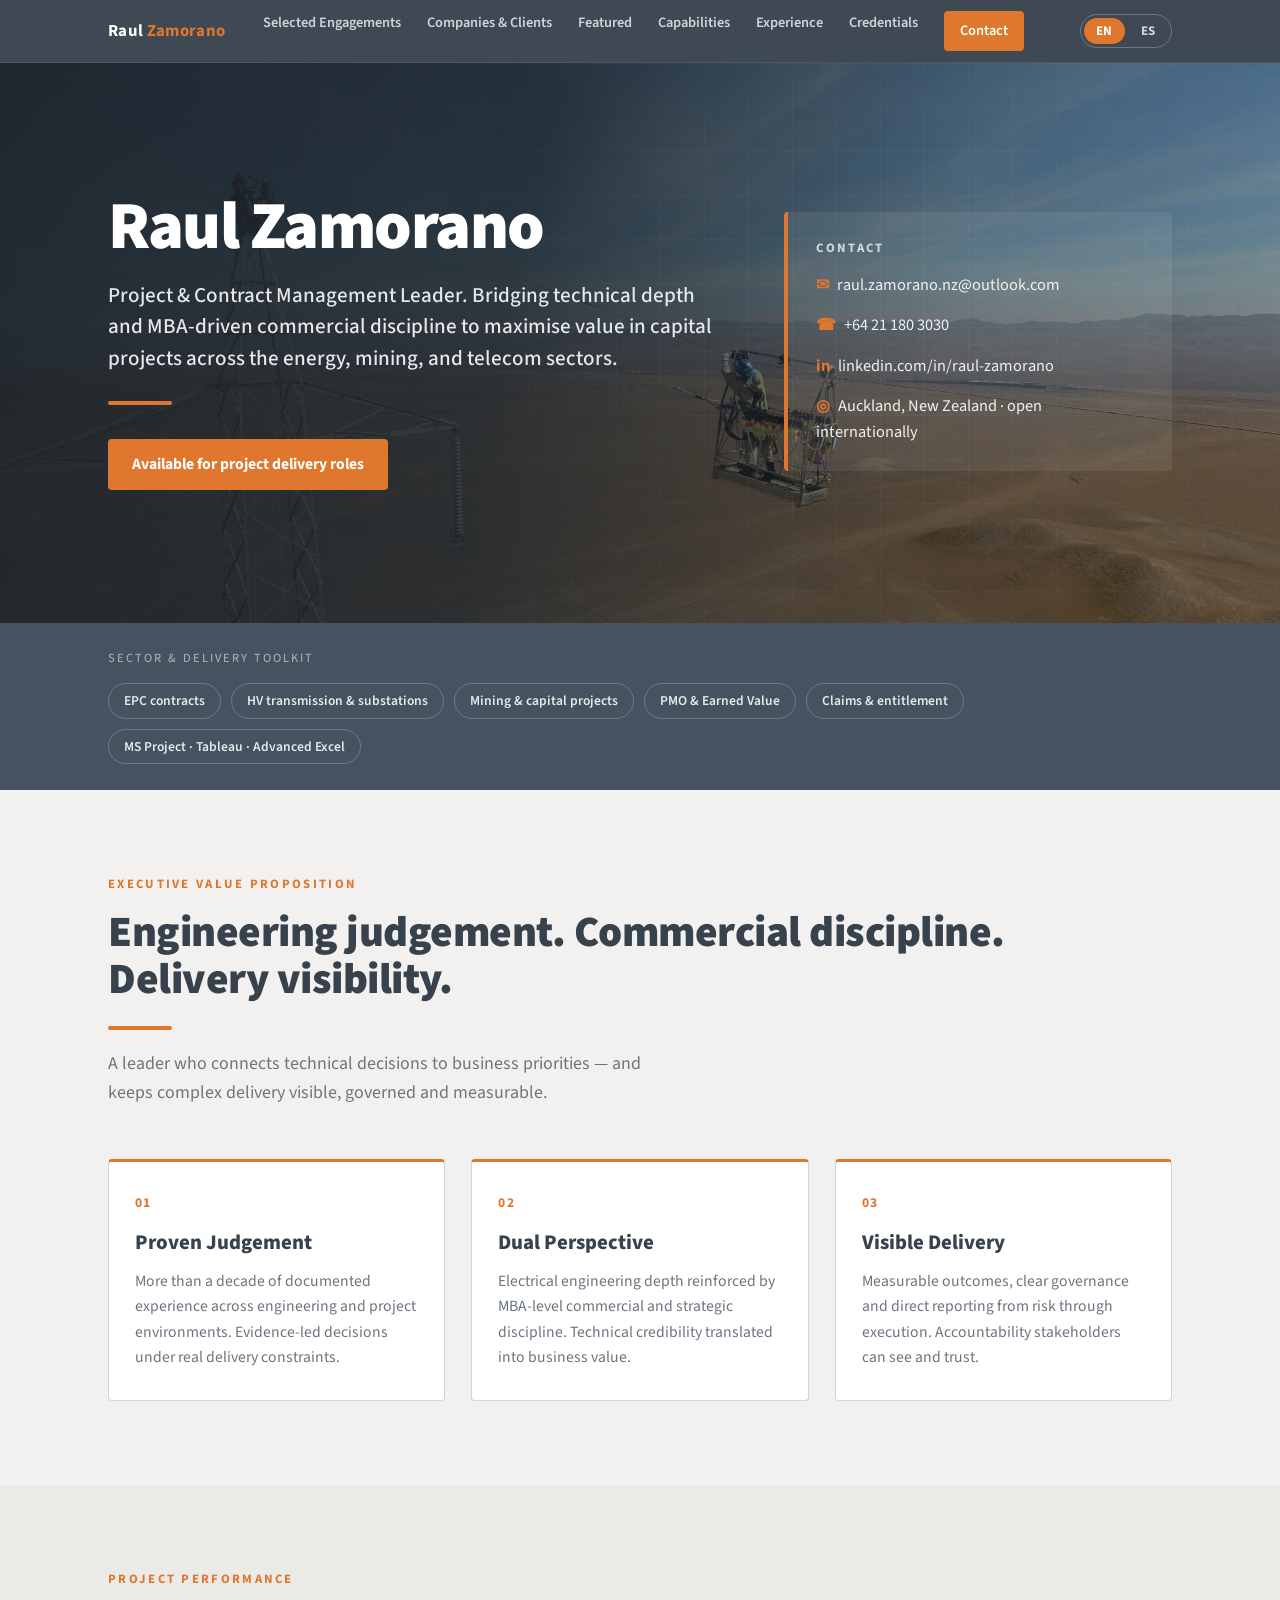
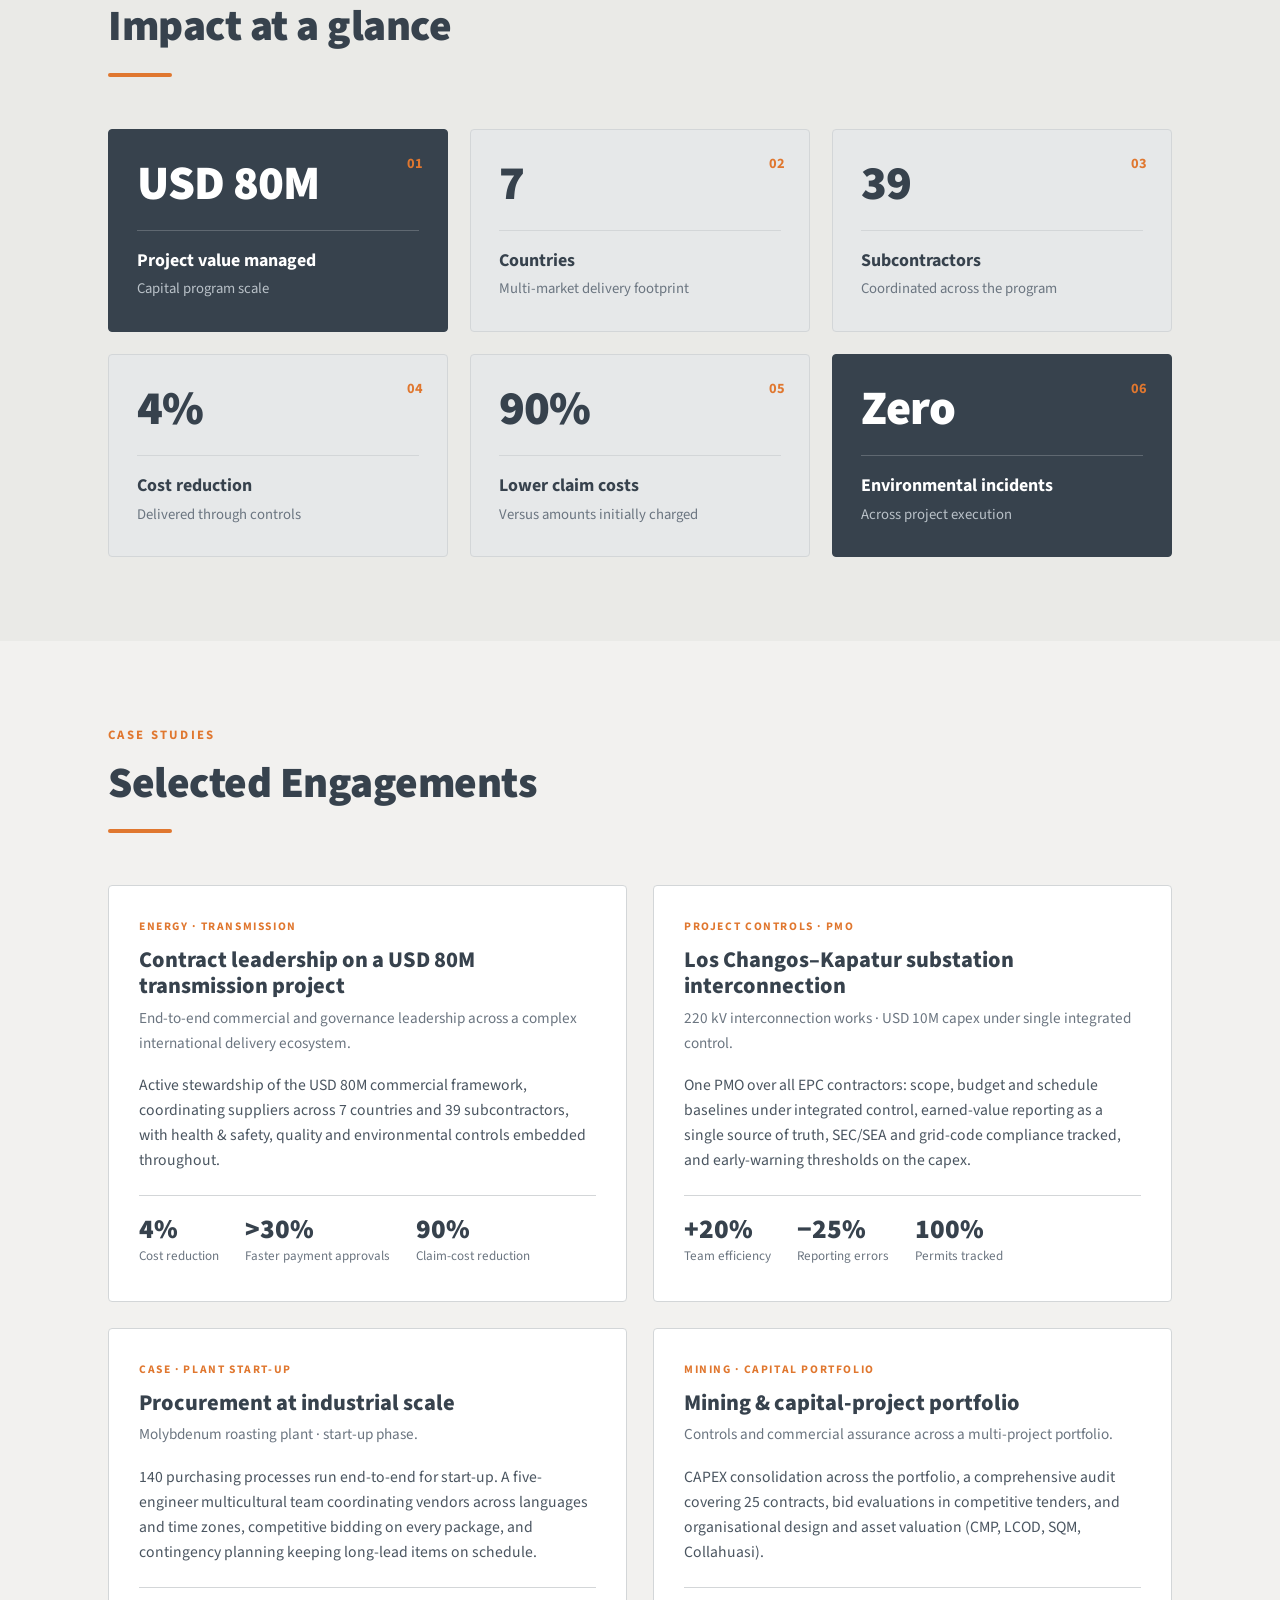
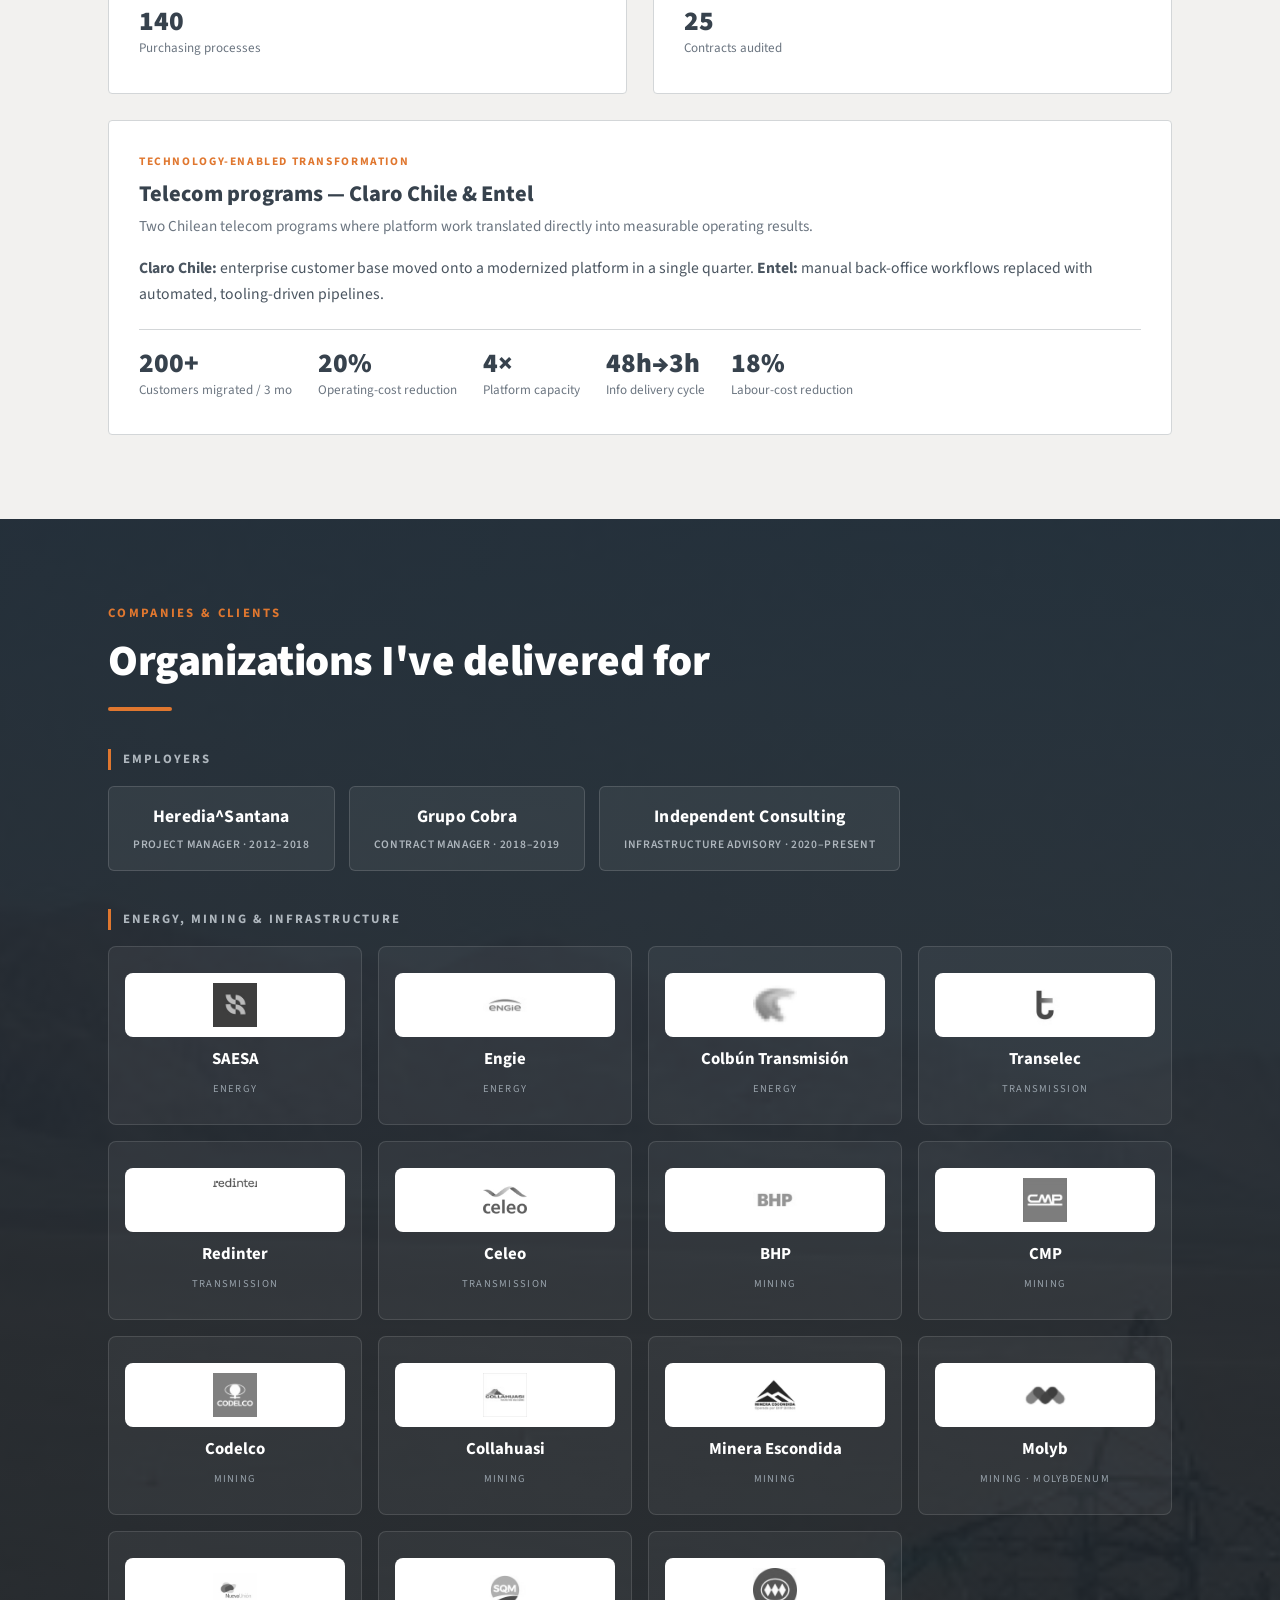
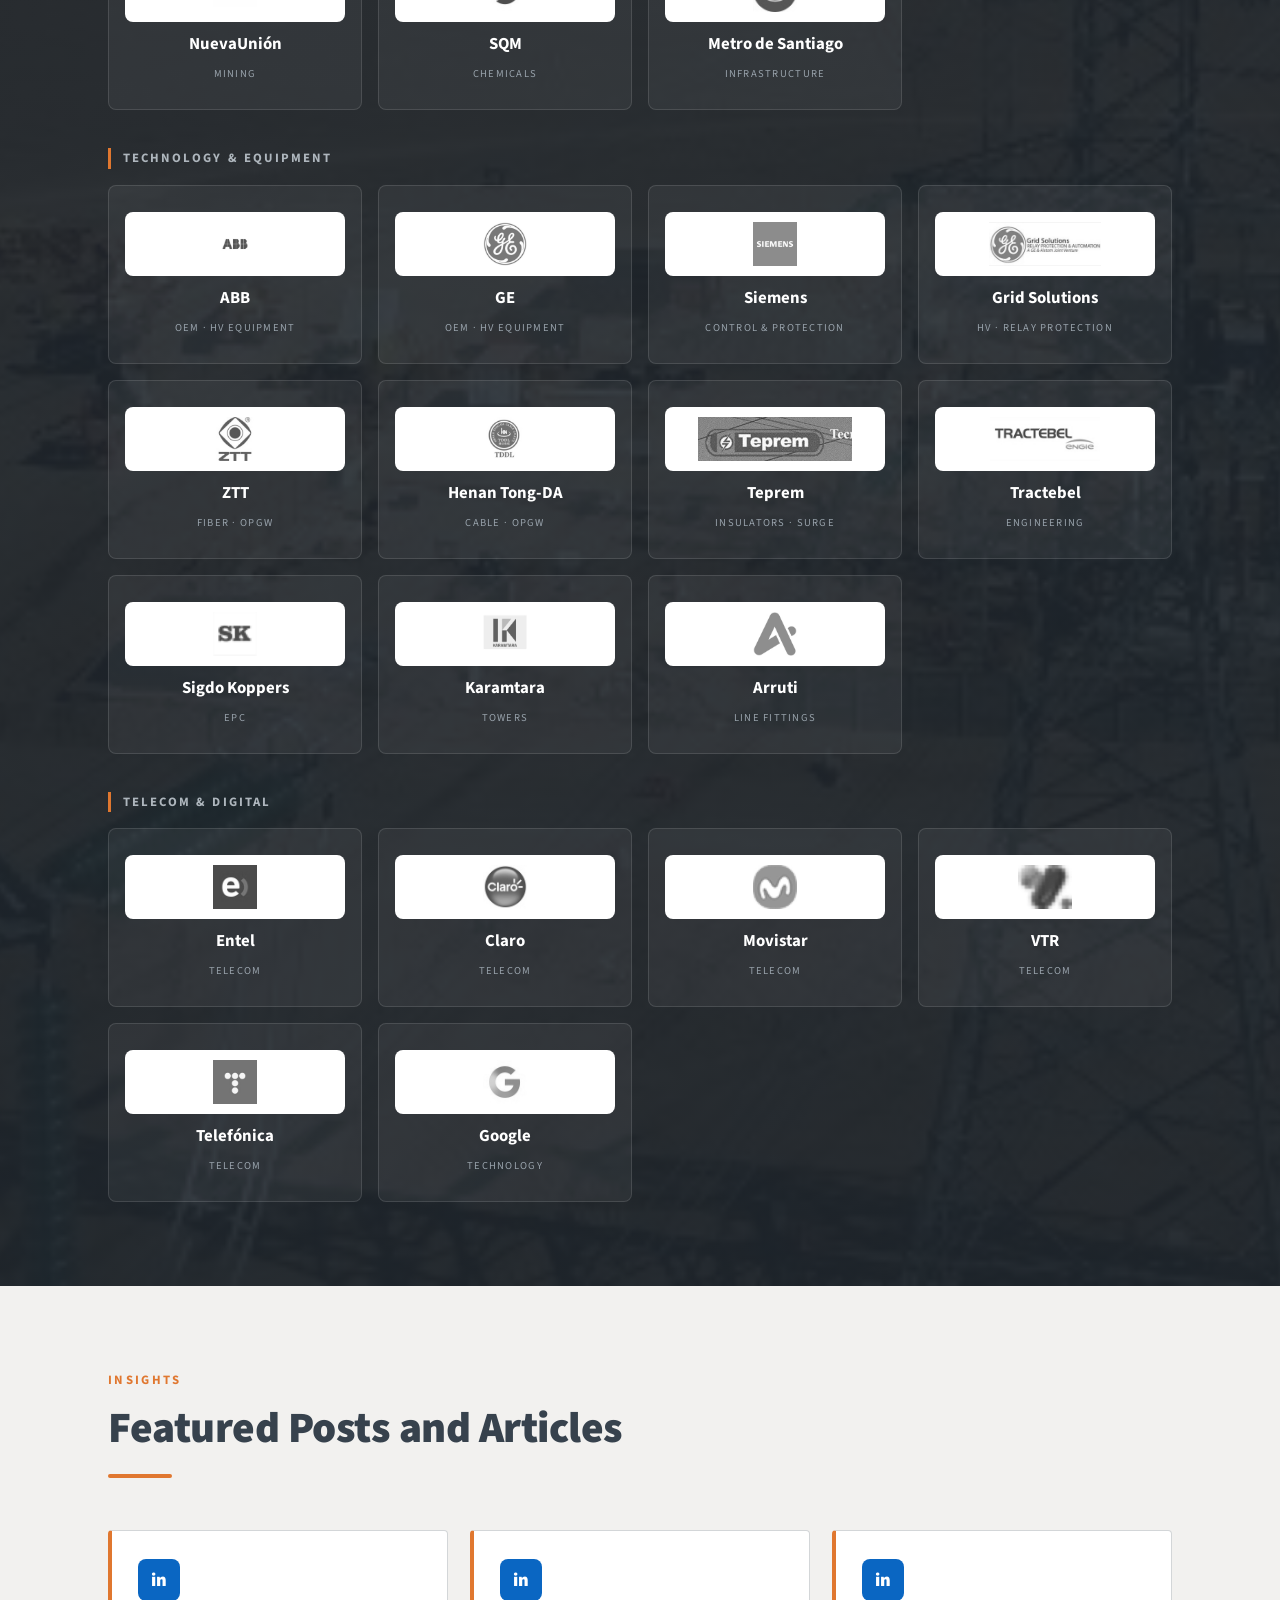
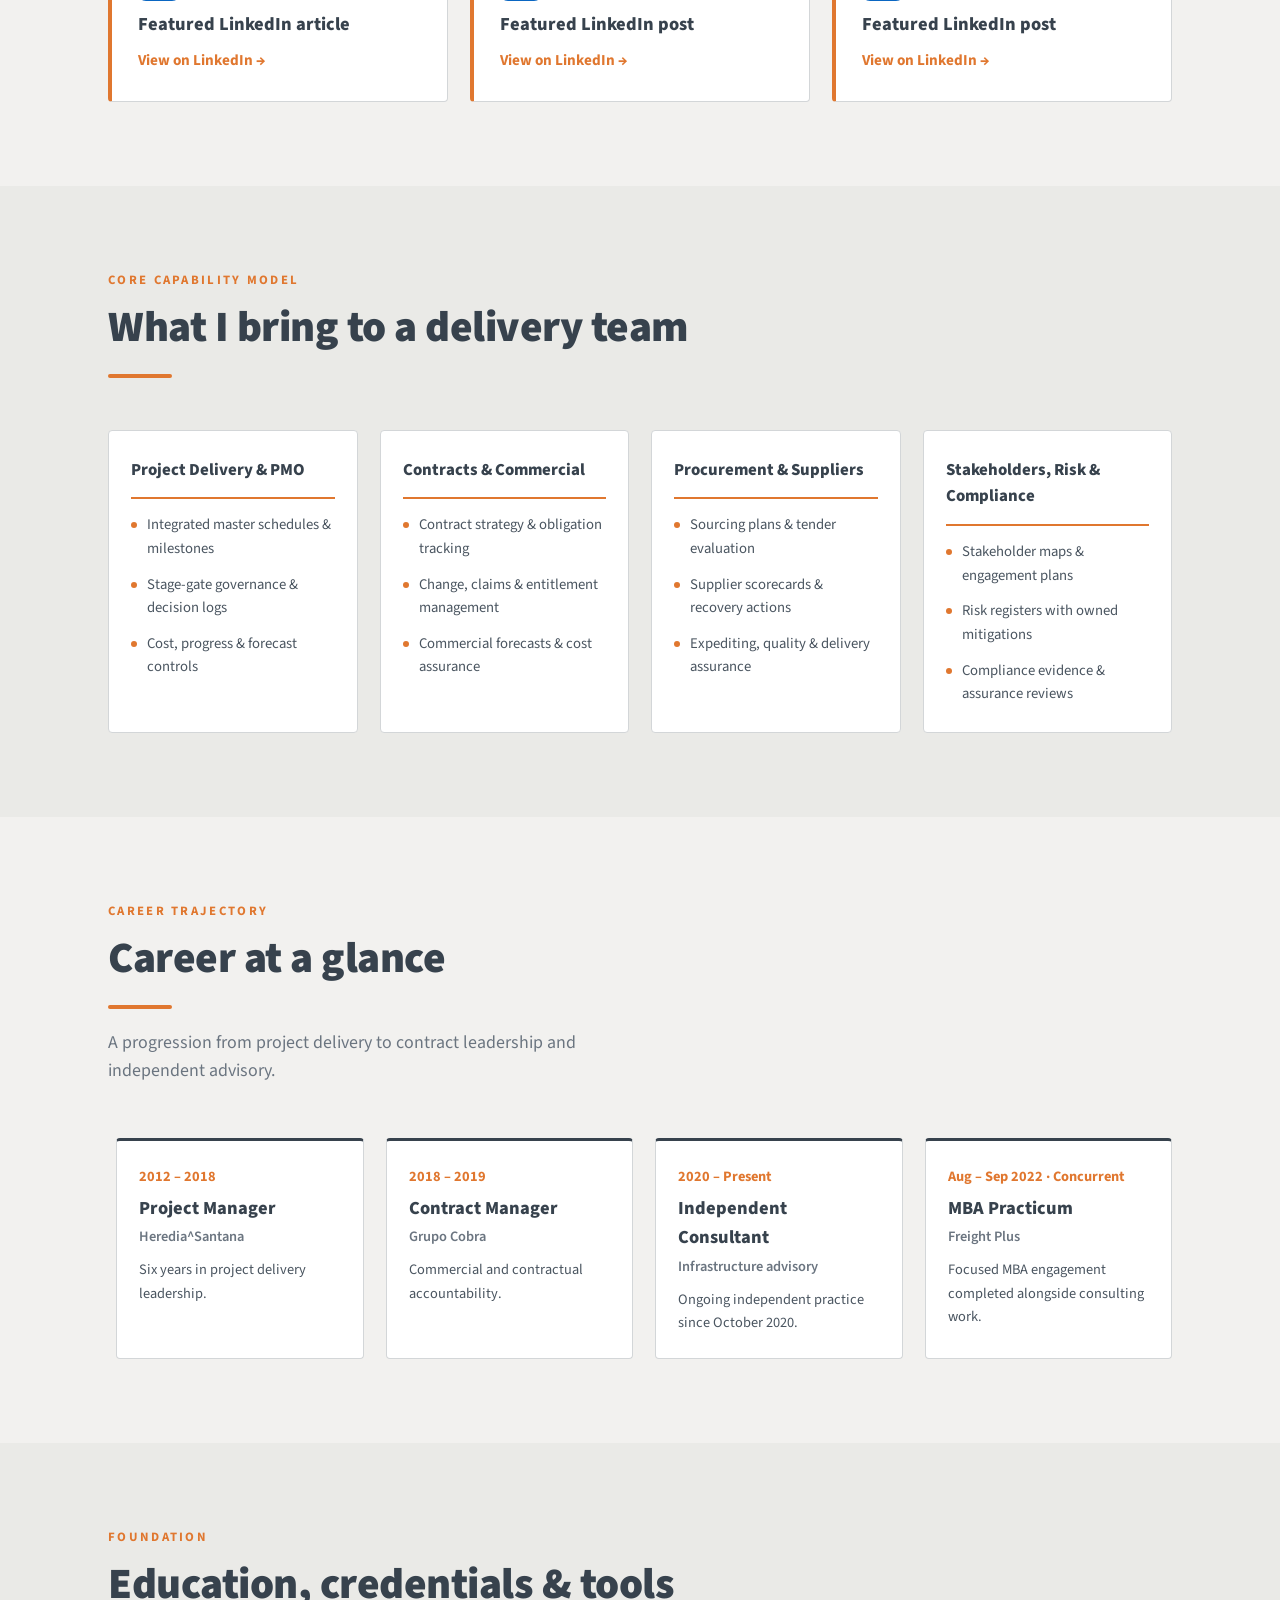
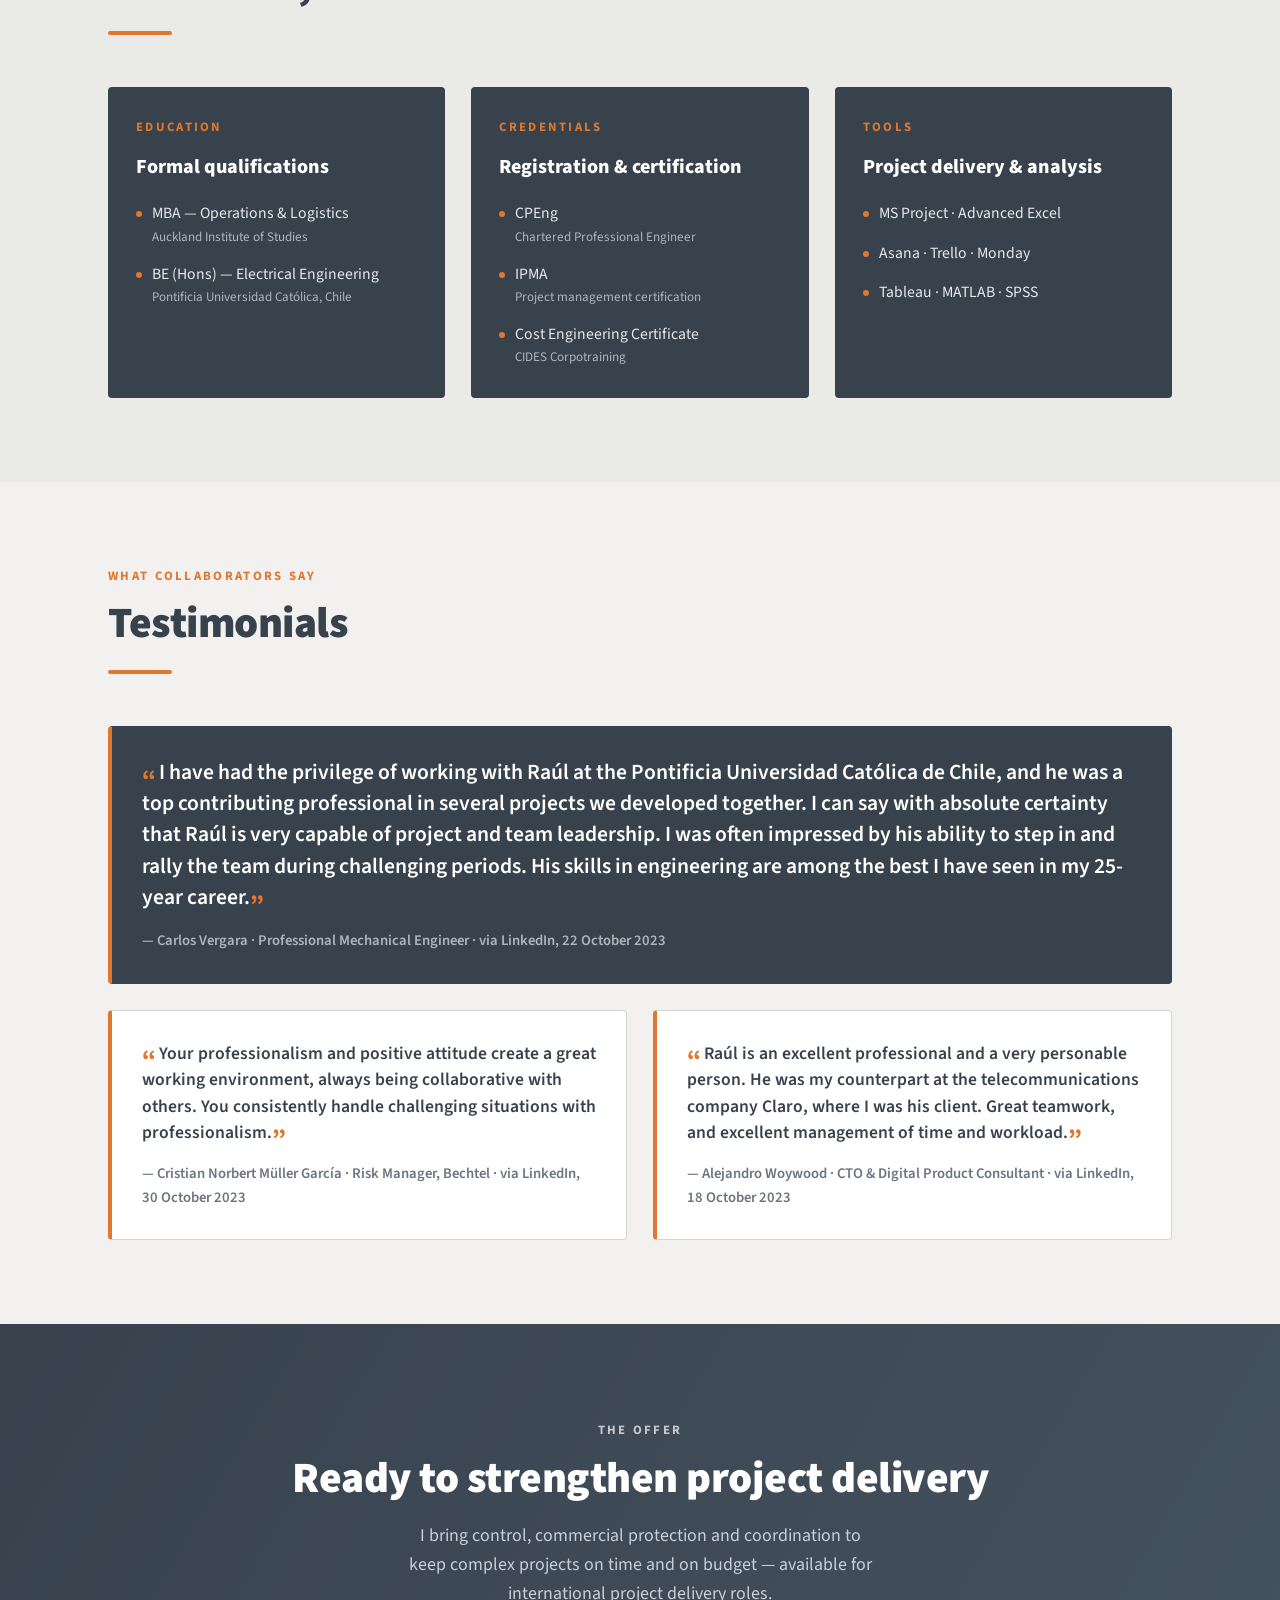
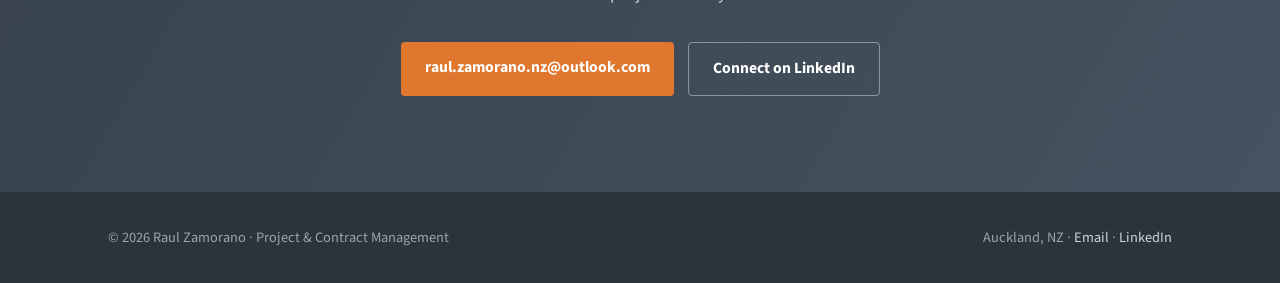
<file: index_anterior_2026-10-31.html>
<!DOCTYPE html>
<html lang="en">
<head>
<meta charset="UTF-8">
<meta name="viewport" content="width=device-width, initial-scale=1.0">
<title>Raul Zamorano — Project & Contract Management · Energy & Infrastructure</title>
<meta name="description" content="Raul Zamorano — Project & Contract Management Professional. Energy, transmission, substations and capital projects. USD 80M contract leadership, PMO governance and commercial control across 7 countries.">
<link rel="preconnect" href="https://fonts.googleapis.com">
<link rel="preconnect" href="https://fonts.gstatic.com" crossorigin>
<link href="https://fonts.googleapis.com/css2?family=Source+Sans+3:ital,wght@0,300;0,400;0,600;0,700;0,900&display=swap" rel="stylesheet">
<link rel="stylesheet" href="style.css">
</head>
<body>

<!-- ============ NAV ============ -->
<header class="nav">
  <div class="wrap nav-inner">
    <div class="brand">Raul <span>Zamorano</span></div>
    <nav class="nav-links">
      <a href="#engagements" data-es="Proyectos destacados">Selected Engagements</a>
      <a href="#clients" data-es="Empresas &amp; Clientes">Companies &amp; Clients</a>
      <a href="#featured" data-es="Destacados">Featured</a>
      <a href="#capabilities" data-es="Capacidades">Capabilities</a>
      <a href="#experience" data-es="Experiencia">Experience</a>
      <a href="#credentials" data-es="Credenciales">Credentials</a>
      <a href="#contact" class="nav-cta" data-es="Contacto">Contact</a>
    </nav>
    <div class="lang-toggle" role="group" aria-label="Language / Idioma">
      <button type="button" class="lang-btn active" data-lang="en" aria-pressed="true">EN</button>
      <button type="button" class="lang-btn" data-lang="es" aria-pressed="false">ES</button>
    </div>
  </div>
</header>

<!-- ============ 1. HERO ============ -->
<section class="hero">
  <div class="wrap hero-grid">
    <div>
      <h1>Raul Zamorano</h1>
      <p class="hero-lead" data-es="Líder en Gestión de Proyectos y Contratos. Uno la profundidad técnica con la disciplina comercial impulsada por el MBA para maximizar el valor en proyectos de capital en los sectores de energía, minería y telecomunicaciones.">Project &amp; Contract Management Leader. Bridging technical depth and MBA-driven commercial discipline to maximise value in capital projects across the energy, mining, and telecom sectors.</p>
      <div class="hr"></div>
      <div class="hero-cta">
        <a href="#contact" class="btn btn-primary" data-es="Disponible para roles de entrega de proyectos">Available for project delivery roles</a>
      </div>
    </div>
    <aside class="contact-card">
      <div class="eyebrow" data-es="Contacto">Contact</div>
      <ul>
        <li><b>✉</b>raul.zamorano.nz@outlook.com</li>
        <li><b>☎</b>+64 21 180 3030</li>
        <li><b>in</b>linkedin.com/in/raul-zamorano</li>
        <li data-es="<b>◎</b>Auckland, Nueva Zelanda · disponible internacionalmente"><b>◎</b>Auckland, New Zealand · open internationally</li>
      </ul>
    </aside>
  </div>
</section>

<!-- ============ 2. TRUST BAR ============ -->
<div class="trust">
  <div class="wrap trust-inner">
    <span class="lbl" data-es="Sector y herramientas de entrega">Sector &amp; delivery toolkit</span>
    <div class="items">
      <span class="chip" data-es="Contratos EPC">EPC contracts</span>
      <span class="chip" data-es="Transmisión AT y subestaciones">HV transmission &amp; substations</span>
      <span class="chip" data-es="Minería y proyectos de capital">Mining &amp; capital projects</span>
      <span class="chip" data-es="PMO y Valor Ganado">PMO &amp; Earned Value</span>
      <span class="chip" data-es="Reclamos y derechos contractuales">Claims &amp; entitlement</span>
      <span class="chip">MS Project · Tableau · Advanced Excel</span>
    </div>
  </div>
</div>

<!-- ============ 3. VALUE PROPOSITION / PILLARS ============ -->
<section id="about">
  <div class="wrap">
    <div class="eyebrow" data-es="Propuesta de valor ejecutiva">Executive value proposition</div>
    <h2 class="h-sec" data-es="Criterio de ingeniería. Disciplina comercial.<br>Visibilidad de entrega.">Engineering judgement. Commercial discipline.<br>Delivery visibility.</h2>
    <div class="rule"></div>
    <p class="lead" data-es="Un líder que conecta las decisiones técnicas con las prioridades del negocio y mantiene la entrega compleja visible, gobernada y medible.">A leader who connects technical decisions to business priorities — and keeps complex delivery visible, governed and measurable.</p>
    <div class="pillars">
      <div class="pillar">
        <div class="num">01</div>
        <h3 data-es="Criterio comprobado">Proven Judgement</h3>
        <p data-es="Más de una década de experiencia documentada en entornos de ingeniería y proyectos. Decisiones basadas en evidencia bajo restricciones reales de entrega.">More than a decade of documented experience across engineering and project environments. Evidence-led decisions under real delivery constraints.</p>
      </div>
      <div class="pillar">
        <div class="num">02</div>
        <h3 data-es="Perspectiva dual">Dual Perspective</h3>
        <p data-es="Profundidad en ingeniería eléctrica reforzada por la disciplina comercial y estratégica de nivel MBA. Credibilidad técnica traducida en valor de negocio.">Electrical engineering depth reinforced by MBA-level commercial and strategic discipline. Technical credibility translated into business value.</p>
      </div>
      <div class="pillar">
        <div class="num">03</div>
        <h3 data-es="Entrega visible">Visible Delivery</h3>
        <p data-es="Resultados medibles, gobernanza clara y reporte directo desde el riesgo hasta la ejecución. Rendición de cuentas que los grupos de interés pueden ver y en la que pueden confiar.">Measurable outcomes, clear governance and direct reporting from risk through execution. Accountability stakeholders can see and trust.</p>
      </div>
    </div>
  </div>
</section>

<!-- ============ 4. IMPACT METRICS ============ -->
<section id="impact" style="background:#eaeae7">
  <div class="wrap">
    <div class="eyebrow" data-es="Desempeño de proyectos">Project performance</div>
    <h2 class="h-sec" data-es="Impacto de un vistazo">Impact at a glance</h2>
    <div class="rule"></div>
    <div class="metrics">
      <div class="metric feature">
        <span class="idx">01</span>
        <div class="big">USD 80M</div>
        <div class="mline"></div>
        <div><div class="mt" data-es="Valor de proyecto gestionado">Project value managed</div><div class="ms" data-es="Escala del programa de capital">Capital program scale</div></div>
      </div>
      <div class="metric">
        <span class="idx">02</span>
        <div class="big">7</div>
        <div class="mline"></div>
        <div><div class="mt" data-es="Países">Countries</div><div class="ms" data-es="Presencia de entrega multimercado">Multi-market delivery footprint</div></div>
      </div>
      <div class="metric">
        <span class="idx">03</span>
        <div class="big">39</div>
        <div class="mline"></div>
        <div><div class="mt" data-es="Subcontratistas">Subcontractors</div><div class="ms" data-es="Coordinados en el programa">Coordinated across the program</div></div>
      </div>
      <div class="metric">
        <span class="idx">04</span>
        <div class="big">4%</div>
        <div class="mline"></div>
        <div><div class="mt" data-es="Reducción de costos">Cost reduction</div><div class="ms" data-es="Lograda mediante controles">Delivered through controls</div></div>
      </div>
      <div class="metric">
        <span class="idx">05</span>
        <div class="big">90%</div>
        <div class="mline"></div>
        <div><div class="mt" data-es="Menor costo de reclamos">Lower claim costs</div><div class="ms" data-es="Frente a los montos facturados inicialmente">Versus amounts initially charged</div></div>
      </div>
      <div class="metric feature">
        <span class="idx">06</span>
        <div class="big" data-es="Cero">Zero</div>
        <div class="mline"></div>
        <div><div class="mt" data-es="Incidentes ambientales">Environmental incidents</div><div class="ms" data-es="Durante la ejecución del proyecto">Across project execution</div></div>
      </div>
    </div>
  </div>
</section>

<!-- ============ 5. SELECTED PROJECTS / CASES ============ -->
<section id="engagements">
  <div class="wrap">
    <div class="eyebrow" data-es="Casos de estudio">Case studies</div>
    <h2 class="h-sec" data-es="Proyectos destacados">Selected Engagements</h2>
    <div class="rule"></div>
    <div class="cases">
      <div class="case">
        <span class="tag" data-es="Energía · Transmisión">Energy · Transmission</span>
        <h3 data-es="Liderazgo contractual en un proyecto de transmisión de USD 80M">Contract leadership on a USD 80M transmission project</h3>
        <div class="sub" data-es="Liderazgo comercial y de gobernanza de extremo a extremo en un complejo ecosistema de entrega internacional.">End-to-end commercial and governance leadership across a complex international delivery ecosystem.</div>
        <p data-es="Administración activa del marco comercial de USD 80M, coordinando proveedores en 7 países y 39 subcontratistas, con controles de seguridad, calidad y medio ambiente integrados en todo el proceso.">Active stewardship of the USD 80M commercial framework, coordinating suppliers across 7 countries and 39 subcontractors, with health &amp; safety, quality and environmental controls embedded throughout.</p>
        <div class="stats">
          <div class="stat"><b>4%</b><span data-es="Reducción de costos">Cost reduction</span></div>
          <div class="stat"><b>&gt;30%</b><span data-es="Aprobaciones de pago más rápidas">Faster payment approvals</span></div>
          <div class="stat"><b>90%</b><span data-es="Reducción de costo de reclamos">Claim-cost reduction</span></div>
        </div>
      </div>
      <div class="case">
        <span class="tag" data-es="Control de proyectos · PMO">Project controls · PMO</span>
        <h3 data-es="Interconexión de la subestación Los Changos–Kapatur">Los Changos–Kapatur substation interconnection</h3>
        <div class="sub" data-es="Obras de interconexión de 220 kV · capex de USD 10M bajo un control integrado único.">220 kV interconnection works · USD 10M capex under single integrated control.</div>
        <p data-es="Un PMO sobre todos los contratistas EPC: bases de alcance, presupuesto y cronograma bajo control integrado, reporte de valor ganado como única fuente de verdad, cumplimiento SEC/SEA y de código de red monitoreado, y umbrales de alerta temprana sobre el capex.">One PMO over all EPC contractors: scope, budget and schedule baselines under integrated control, earned-value reporting as a single source of truth, SEC/SEA and grid-code compliance tracked, and early-warning thresholds on the capex.</p>
        <div class="stats">
          <div class="stat"><b>+20%</b><span data-es="Eficiencia del equipo">Team efficiency</span></div>
          <div class="stat"><b>−25%</b><span data-es="Errores de reporte">Reporting errors</span></div>
          <div class="stat"><b>100%</b><span data-es="Permisos trazados">Permits tracked</span></div>
        </div>
      </div>
      <div class="case">
        <span class="tag" data-es="Caso · Puesta en marcha">Case · Plant start-up</span>
        <h3 data-es="Abastecimiento a escala industrial">Procurement at industrial scale</h3>
        <div class="sub" data-es="Planta de tostación de molibdeno · fase de puesta en marcha.">Molybdenum roasting plant · start-up phase.</div>
        <p data-es="140 procesos de compra ejecutados de extremo a extremo para la puesta en marcha. Un equipo multicultural de cinco ingenieros coordinando proveedores entre idiomas y husos horarios, licitación competitiva en cada paquete y planificación de contingencia que mantuvo los ítems de largo plazo en cronograma.">140 purchasing processes run end-to-end for start-up. A five-engineer multicultural team coordinating vendors across languages and time zones, competitive bidding on every package, and contingency planning keeping long-lead items on schedule.</p>
        <div class="stats">
          <div class="stat"><b>140</b><span data-es="Procesos de compra">Purchasing processes</span></div>
        </div>
      </div>
      <div class="case">
        <span class="tag" data-es="Minería · Cartera de capital">Mining · Capital portfolio</span>
        <h3 data-es="Cartera de minería y proyectos de capital">Mining &amp; capital-project portfolio</h3>
        <div class="sub" data-es="Controles y aseguramiento comercial en una cartera multiproyecto.">Controls and commercial assurance across a multi-project portfolio.</div>
        <p data-es="Consolidación de CAPEX en la cartera, una auditoría integral de 25 contratos, evaluaciones de ofertas en licitaciones competitivas, y diseño organizacional y valuación de activos (CMP, LCOD, SQM, Collahuasi).">CAPEX consolidation across the portfolio, a comprehensive audit covering 25 contracts, bid evaluations in competitive tenders, and organisational design and asset valuation (CMP, LCOD, SQM, Collahuasi).</p>
        <div class="stats">
          <div class="stat"><b>25</b><span data-es="Contratos auditados">Contracts audited</span></div>
        </div>
      </div>
      <div class="case wide">
        <span class="tag" data-es="Transformación habilitada por tecnología">Technology-enabled transformation</span>
        <h3 data-es="Programas de telecomunicaciones — Claro Chile y Entel">Telecom programs — Claro Chile &amp; Entel</h3>
        <div class="sub" data-es="Dos programas chilenos de telecomunicaciones donde el trabajo de plataforma se tradujo directamente en resultados operativos medibles.">Two Chilean telecom programs where platform work translated directly into measurable operating results.</div>
        <p data-es="<b>Claro Chile:</b> la base de clientes empresariales migró a una plataforma modernizada en un solo trimestre. <b>Entel:</b> los flujos de trabajo manuales de back-office fueron reemplazados por pipelines automatizados."><b>Claro Chile:</b> enterprise customer base moved onto a modernized platform in a single quarter. <b>Entel:</b> manual back-office workflows replaced with automated, tooling-driven pipelines.</p>
        <div class="stats">
          <div class="stat"><b>200+</b><span data-es="Clientes migrados / 3 meses">Customers migrated / 3 mo</span></div>
          <div class="stat"><b>20%</b><span data-es="Reducción de costos operativos">Operating-cost reduction</span></div>
          <div class="stat"><b>4×</b><span data-es="Capacidad de plataforma">Platform capacity</span></div>
          <div class="stat"><b>48h→3h</b><span data-es="Ciclo de entrega de información">Info delivery cycle</span></div>
          <div class="stat"><b>18%</b><span data-es="Reducción de costo laboral">Labour-cost reduction</span></div>
        </div>
      </div>
    </div>
  </div>
</section>

<!-- ============ 4b. CLIENTS & EMPLOYERS ============ -->
<section class="clients" id="clients">
  <div class="wrap">
    <div class="eyebrow" data-es="Empresas y clientes">Companies &amp; clients</div>
    <h2 class="h-sec" data-es="Organizaciones para las que he entregado">Organizations I've delivered for</h2>
    <div class="rule"></div>

    <div class="client-group">
      <div class="gl" data-es="Empleadores">Employers</div>
      <div class="tiles">
        <div class="tile" data-es="Heredia^Santana<small>Gerente de Proyectos · 2012–2018</small>">Heredia^Santana<small>Project Manager · 2012–2018</small></div>
        <div class="tile" data-es="Grupo Cobra<small>Gerente de Contratos · 2018–2019</small>">Grupo Cobra<small>Contract Manager · 2018–2019</small></div>
        <div class="tile" data-es="Consultoría Independiente<small>Asesoría en infraestructura · 2020–presente</small>">Independent Consulting<small>Infrastructure advisory · 2020–present</small></div>
      </div>
    </div>

    <div class="client-group">
      <div class="gl" data-es="Energía, minería e infraestructura">Energy, mining &amp; infrastructure</div>
      <div class="logo-wall">
        <!-- Energy -->
        <div class="logo"><div class="ic"><img src="Logos/saesa_logo.jpeg" alt="SAESA logo" loading="lazy"></div><div class="nm">SAESA</div><div class="sec" data-es="Energía">Energy</div></div>
        <div class="logo"><div class="ic"><img src="Logos/engie_chile_logo.jpeg" alt="Engie logo" loading="lazy"></div><div class="nm">Engie</div><div class="sec" data-es="Energía">Energy</div></div>
        <div class="logo"><div class="ic"><img src="Logos/colbun_transmision_logo.jpeg" alt="Colbún Transmisión logo" loading="lazy"></div><div class="nm">Colbún Transmisión</div><div class="sec" data-es="Energía">Energy</div></div>
        <!-- Transmission -->
        <div class="logo"><div class="ic"><img src="Logos/transelec_s_a__logo.jpeg" alt="Transelec logo" loading="lazy"></div><div class="nm">Transelec</div><div class="sec" data-es="Transmisión">Transmission</div></div>
        <div class="logo"><div class="ic"><img src="Logos/redinter_logo.jpeg" alt="Redinter logo" loading="lazy"></div><div class="nm">Redinter</div><div class="sec" data-es="Transmisión">Transmission</div></div>
        <div class="logo"><div class="ic"><img src="Logos/celeo_logo.jpeg" alt="Celeo logo" loading="lazy"></div><div class="nm">Celeo</div><div class="sec" data-es="Transmisión">Transmission</div></div>
        <!-- Mining -->
        <div class="logo"><div class="ic"><img src="Logos/bhp_logo.jpeg" alt="BHP logo" loading="lazy"></div><div class="nm">BHP</div><div class="sec" data-es="Minería">Mining</div></div>
        <div class="logo"><div class="ic"><img src="Logos/cmpchile_logo.jpeg" alt="CMP logo" loading="lazy"></div><div class="nm">CMP</div><div class="sec" data-es="Minería">Mining</div></div>
        <div class="logo"><div class="ic"><img src="Logos/codelco_logo.jpeg" alt="Codelco logo" loading="lazy"></div><div class="nm">Codelco</div><div class="sec" data-es="Minería">Mining</div></div>
        <div class="logo"><div class="ic"><img src="Logos/collahuasicl_logo.jpeg" alt="Collahuasi logo" loading="lazy"></div><div class="nm">Collahuasi</div><div class="sec" data-es="Minería">Mining</div></div>
        <div class="logo"><div class="ic"><img src="Logos/minera_escondida_logo.jpeg" alt="Minera Escondida logo" loading="lazy"></div><div class="nm">Minera Escondida</div><div class="sec" data-es="Minería">Mining</div></div>
        <div class="logo"><div class="ic"><img src="Logos/molyb_logo.jpeg" alt="Molyb logo" loading="lazy"></div><div class="nm">Molyb</div><div class="sec" data-es="Minería · Molibdeno">Mining · Molybdenum</div></div>
        <div class="logo"><div class="ic"><img src="Logos/nuevaunion_logo.jpeg" alt="NuevaUnión logo" loading="lazy"></div><div class="nm">NuevaUnión</div><div class="sec" data-es="Minería">Mining</div></div>
        <!-- Chemicals -->
        <div class="logo"><div class="ic"><img src="Logos/sqm_logo.jpeg" alt="SQM logo" loading="lazy"></div><div class="nm">SQM</div><div class="sec" data-es="Químicos">Chemicals</div></div>
        <!-- Infrastructure -->
        <div class="logo"><div class="ic"><img src="Logos/metrodesantiago_logo.jpeg" alt="Metro de Santiago logo" loading="lazy"></div><div class="nm">Metro de Santiago</div><div class="sec" data-es="Infraestructura">Infrastructure</div></div>
      </div>
    </div>

    <div class="client-group">
      <div class="gl" data-es="Tecnología y equipamiento">Technology &amp; equipment</div>
      <div class="logo-wall">
        <!-- HV Equipment OEMs -->
        <div class="logo"><div class="ic"><img src="Logos/abb_logo.jpeg" alt="ABB logo" loading="lazy"></div><div class="nm">ABB</div><div class="sec" data-es="OEM · Eq. AT">OEM · HV Equipment</div></div>
        <div class="logo"><div class="ic"><img src="Logos/ge_logo.jpeg" alt="GE logo" loading="lazy"></div><div class="nm">GE</div><div class="sec" data-es="OEM · Eq. AT">OEM · HV Equipment</div></div>
        <div class="logo"><div class="ic"><img src="Logos/siemens_logo.jpeg" alt="Siemens logo" loading="lazy"></div><div class="nm">Siemens</div><div class="sec" data-es="Control y Protecciones">Control &amp; Protection</div></div>
        <div class="logo"><div class="ic"><img src="Logos/grid_solutions_logo.jpeg" alt="Grid Solutions logo" loading="lazy"></div><div class="nm">Grid Solutions</div><div class="sec" data-es="AT · Protecciones">HV · Relay Protection</div></div>
        <!-- Cable & Fiber -->
        <div class="logo"><div class="ic"><img src="Logos/ztt_logo.jpeg" alt="ZTT logo" loading="lazy"></div><div class="nm">ZTT</div><div class="sec" data-es="Fibra · OPGW">Fiber · OPGW</div></div>
        <div class="logo"><div class="ic"><img src="Logos/tongda_logo.jpeg" alt="Henan Tong-DA logo" loading="lazy"></div><div class="nm">Henan Tong-DA</div><div class="sec" data-es="Cable · OPGW">Cable · OPGW</div></div>
        <div class="logo"><div class="ic"><img src="Logos/teprem_logo.jpeg" alt="Teprem logo" loading="lazy"></div><div class="nm">Teprem</div><div class="sec" data-es="Aisladores · Pararrayos">Insulators · Surge</div></div>
        <!-- Engineering & Construction -->
        <div class="logo"><div class="ic"><img src="Logos/tractebel_logo.jpeg" alt="Tractebel logo" loading="lazy"></div><div class="nm">Tractebel</div><div class="sec" data-es="Ingeniería">Engineering</div></div>
        <div class="logo"><div class="ic"><img src="Logos/sigdo_koppers_logo.jpeg" alt="Sigdo Koppers logo" loading="lazy"></div><div class="nm">Sigdo Koppers</div><div class="sec" data-es="EPC">EPC</div></div>
        <div class="logo"><div class="ic"><img src="Logos/karamtara_logo.jpeg" alt="Karamtara logo" loading="lazy"></div><div class="nm">Karamtara</div><div class="sec" data-es="Torres">Towers</div></div>
        <div class="logo"><div class="ic"><img src="Logos/arruti_logo.jpeg" alt="Arruti logo" loading="lazy"></div><div class="nm">Arruti</div><div class="sec" data-es="Herrajes">Line Fittings</div></div>
      </div>
    </div>

    <div class="client-group">
      <div class="gl" data-es="Telecom y digital">Telecom &amp; digital</div>
      <div class="logo-wall">
        <div class="logo"><div class="ic"><img src="Logos/entel_logo.jpeg" alt="Entel logo" loading="lazy"></div><div class="nm">Entel</div><div class="sec" data-es="Telecomunicaciones">Telecom</div></div>
        <div class="logo"><div class="ic"><img src="Logos/claro_logo.jpeg" alt="Claro logo" loading="lazy"></div><div class="nm">Claro</div><div class="sec" data-es="Telecomunicaciones">Telecom</div></div>
        <div class="logo"><div class="ic"><img src="Logos/movistar_logo.jpeg" alt="Movistar logo" loading="lazy"></div><div class="nm">Movistar</div><div class="sec" data-es="Telecomunicaciones">Telecom</div></div>
        <div class="logo"><div class="ic"><img src="Logos/vtr_logo.jpeg" alt="VTR logo" loading="lazy"></div><div class="nm">VTR</div><div class="sec" data-es="Telecomunicaciones">Telecom</div></div>
        <div class="logo"><div class="ic"><img src="Logos/telefonica_logo.jpeg" alt="Telefónica logo" loading="lazy"></div><div class="nm">Telefónica</div><div class="sec" data-es="Telecomunicaciones">Telecom</div></div>
        <div class="logo"><div class="ic"><img src="Logos/google_logo.jpeg" alt="Google logo" loading="lazy"></div><div class="nm">Google</div><div class="sec" data-es="Tecnología">Technology</div></div>
      </div>
    </div>
  </div>
</section>

<!-- ============ 4c. FEATURED POSTS ============ -->
<section id="featured">
  <div class="wrap">
    <div class="eyebrow" data-es="Publicaciones">Insights</div>
    <h2 class="h-sec" data-es="Publicaciones y Artículos Destacados">Featured Posts and Articles</h2>
    <div class="rule"></div>
    <div class="featured-grid">
      <a class="featured-card" href="https://www.linkedin.com/feed/update/urn:li:ugcPost:7497533022917980160/" target="_blank" rel="noopener noreferrer">
        <span class="featured-badge">in</span>
        <span class="featured-label" data-es="Artículo destacado en LinkedIn">Featured LinkedIn article</span>
        <span class="featured-cta" data-es="Ver en LinkedIn &rarr;">View on LinkedIn &rarr;</span>
      </a>
      <a class="featured-card" href="https://www.linkedin.com/feed/update/urn:li:share:7467689134136905728/" target="_blank" rel="noopener noreferrer">
        <span class="featured-badge">in</span>
        <span class="featured-label" data-es="Publicación destacada en LinkedIn">Featured LinkedIn post</span>
        <span class="featured-cta" data-es="Ver en LinkedIn &rarr;">View on LinkedIn &rarr;</span>
      </a>
      <a class="featured-card" href="https://www.linkedin.com/feed/update/urn:li:share:7432160044902670336/" target="_blank" rel="noopener noreferrer">
        <span class="featured-badge">in</span>
        <span class="featured-label" data-es="Publicación destacada en LinkedIn">Featured LinkedIn post</span>
        <span class="featured-cta" data-es="Ver en LinkedIn &rarr;">View on LinkedIn &rarr;</span>
      </a>
    </div>
  </div>
</section>

<!-- ============ 6. CORE CAPABILITY MODEL ============ -->
<section id="capabilities" style="background:#eaeae7">
  <div class="wrap">
    <div class="eyebrow" data-es="Modelo de capacidades clave">Core capability model</div>
    <h2 class="h-sec" data-es="Lo que aporto a un equipo de entrega">What I bring to a delivery team</h2>
    <div class="rule"></div>
    <div class="cap">
      <div class="col">
        <h4 data-es="Entrega de Proyectos y PMO">Project Delivery &amp; PMO</h4>
        <ul>
          <li data-es="Cronogramas maestros integrados y hitos">Integrated master schedules &amp; milestones</li>
          <li data-es="Gobernanza por etapas y registros de decisiones">Stage-gate governance &amp; decision logs</li>
          <li data-es="Controles de costo, avance y pronóstico">Cost, progress &amp; forecast controls</li>
        </ul>
      </div>
      <div class="col">
        <h4 data-es="Contratos y Comercial">Contracts &amp; Commercial</h4>
        <ul>
          <li data-es="Estrategia contractual y seguimiento de obligaciones">Contract strategy &amp; obligation tracking</li>
          <li data-es="Gestión de cambios, reclamos y derechos contractuales">Change, claims &amp; entitlement management</li>
          <li data-es="Pronósticos comerciales y aseguramiento de costos">Commercial forecasts &amp; cost assurance</li>
        </ul>
      </div>
      <div class="col">
        <h4 data-es="Abastecimiento y Proveedores">Procurement &amp; Suppliers</h4>
        <ul>
          <li data-es="Planes de abastecimiento y evaluación de licitaciones">Sourcing plans &amp; tender evaluation</li>
          <li data-es="Tableros de proveedores y acciones de recuperación">Supplier scorecards &amp; recovery actions</li>
          <li data-es="Aceleración, calidad y aseguramiento de la entrega">Expediting, quality &amp; delivery assurance</li>
        </ul>
      </div>
      <div class="col">
        <h4 data-es="Grupos de Interés, Riesgo y Cumplimiento">Stakeholders, Risk &amp; Compliance</h4>
        <ul>
          <li data-es="Mapas de grupos de interés y planes de vinculación">Stakeholder maps &amp; engagement plans</li>
          <li data-es="Registros de riesgo con mitigaciones asignadas">Risk registers with owned mitigations</li>
          <li data-es="Evidencia de cumplimiento y revisiones de aseguramiento">Compliance evidence &amp; assurance reviews</li>
        </ul>
      </div>
    </div>
  </div>
</section>

<!-- ============ 7. EXPERIENCE TIMELINE ============ -->
<section id="experience">
  <div class="wrap">
    <div class="eyebrow" data-es="Trayectoria profesional">Career trajectory</div>
    <h2 class="h-sec" data-es="Carrera de un vistazo">Career at a glance</h2>
    <div class="rule"></div>
    <p class="lead" data-es="Una progresión desde la entrega de proyectos al liderazgo contractual y la asesoría independiente.">A progression from project delivery to contract leadership and independent advisory.</p>
    <div class="timeline">
      <div class="tl-track">
        <div class="tl-item">
          <div class="yr">2012 – 2018</div>
          <h4 data-es="Gerente de Proyectos">Project Manager</h4>
          <div class="org">Heredia^Santana</div>
          <p data-es="Seis años liderando la entrega de proyectos.">Six years in project delivery leadership.</p>
        </div>
        <div class="tl-item">
          <div class="yr">2018 – 2019</div>
          <h4 data-es="Gerente de Contratos">Contract Manager</h4>
          <div class="org">Grupo Cobra</div>
          <p data-es="Responsabilidad comercial y contractual.">Commercial and contractual accountability.</p>
        </div>
        <div class="tl-item">
          <div class="yr">2020 – Present</div>
          <h4 data-es="Consultor Independiente">Independent Consultant</h4>
          <div class="org" data-es="Asesoría en infraestructura">Infrastructure advisory</div>
          <p data-es="Práctica independiente continua desde octubre de 2020.">Ongoing independent practice since October 2020.</p>
        </div>
        <div class="tl-item">
          <div class="yr" data-es="Ago – Sep 2022 · Concurrente">Aug – Sep 2022 · Concurrent</div>
          <h4 data-es="Practicum de MBA">MBA Practicum</h4>
          <div class="org">Freight Plus</div>
          <p data-es="Engagement de MBA enfocado, completado en paralelo al trabajo de consultoría.">Focused MBA engagement completed alongside consulting work.</p>
        </div>
      </div>
    </div>
  </div>
</section>

<!-- ============ 8. CREDENTIALS ============ -->
<section id="credentials" style="background:#eaeae7">
  <div class="wrap">
    <div class="eyebrow" data-es="Formación">Foundation</div>
    <h2 class="h-sec" data-es="Educación, credenciales y herramientas">Education, credentials &amp; tools</h2>
    <div class="rule"></div>
    <div class="cred">
      <div class="box">
        <div class="eyebrow" data-es="Educación">Education</div>
        <h4 data-es="Títulos formales">Formal qualifications</h4>
        <ul>
          <li data-es="MBA — Operaciones y Logística<small>Auckland Institute of Studies</small>">MBA — Operations &amp; Logistics<small>Auckland Institute of Studies</small></li>
          <li data-es="Ingeniería Eléctrica (Hons)<small>Pontificia Universidad Católica, Chile</small>">BE (Hons) — Electrical Engineering<small>Pontificia Universidad Católica, Chile</small></li>
        </ul>
      </div>
      <div class="box">
        <div class="eyebrow" data-es="Credenciales">Credentials</div>
        <h4 data-es="Registro y certificación">Registration &amp; certification</h4>
        <ul>
          <li data-es="CPEng<small>Ingeniero Profesional Colegiado</small>">CPEng<small>Chartered Professional Engineer</small></li>
          <li data-es="IPMA<small>Certificación en dirección de proyectos</small>">IPMA<small>Project management certification</small></li>
          <li data-es="Certificado en Ingeniería de Costos<small>CIDES Corpotraining</small>">Cost Engineering Certificate<small>CIDES Corpotraining</small></li>
        </ul>
      </div>
      <div class="box">
        <div class="eyebrow" data-es="Herramientas">Tools</div>
        <h4 data-es="Entrega de proyectos y análisis">Project delivery &amp; analysis</h4>
        <ul>
          <li>MS Project · Advanced Excel</li>
          <li>Asana · Trello · Monday</li>
          <li>Tableau · MATLAB · SPSS</li>
        </ul>
      </div>
    </div>
  </div>
</section>

<!-- ============ 9. TESTIMONIALS ============ -->
<section id="testimonials">
  <div class="wrap">
    <div class="eyebrow">What collaborators say</div>
    <h2 class="h-sec">Testimonials</h2>
    <div class="rule"></div>
    <div class="quotes">
      <div class="quote featured">
        <p><span class="mark">&ldquo;</span><span data-es="Tuve el privilegio de trabajar con Raúl en la Pontificia Universidad Católica de Chile, y fue un profesional destacado en varios proyectos que desarrollamos juntos. Puedo afirmar con total certeza que Raúl es muy capaz en el liderazgo de proyectos y de equipos. A menudo me impresionó su capacidad para intervenir y unir al equipo en períodos difíciles. Sus habilidades en ingeniería están entre las mejores que he visto en mis 25 años de carrera.">I have had the privilege of working with Raúl at the Pontificia Universidad Católica de Chile, and he was a top contributing professional in several projects we developed together. I can say with absolute certainty that Raúl is very capable of project and team leadership. I was often impressed by his ability to step in and rally the team during challenging periods. His skills in engineering are among the best I have seen in my 25-year career.</span><span class="mark">&rdquo;</span></p>
        <div class="who" data-es="— Carlos Vergara · Ingeniero Mecánico Profesional · vía LinkedIn, 22 de octubre de 2023">— Carlos Vergara · Professional Mechanical Engineer · via LinkedIn, 22 October 2023</div>
      </div>
      <div class="quote">
        <p><span class="mark">&ldquo;</span><span data-es="Tu profesionalismo y actitud positiva crean un excelente ambiente de trabajo, siempre colaborando con los demás. Manejas consistentemente situaciones difíciles con profesionalismo.">Your professionalism and positive attitude create a great working environment, always being collaborative with others. You consistently handle challenging situations with professionalism.</span><span class="mark">&rdquo;</span></p>
        <div class="who" data-es="— Cristian Norbert Müller García · Gerente de Riesgos, Bechtel · vía LinkedIn, 30 de octubre de 2023">— Cristian Norbert Müller García · Risk Manager, Bechtel · via LinkedIn, 30 October 2023</div>
      </div>
      <div class="quote">
        <p><span class="mark">&ldquo;</span><span data-es="Raúl es un excelente profesional y una persona muy agradable. Fue mi contraparte en la empresa de telecomunicaciones Claro, y yo era su cliente. Buen trabajo en equipo, y un excelente manejo del tiempo y la carga de trabajo.">Raúl is an excellent professional and a very personable person. He was my counterpart at the telecommunications company Claro, where I was his client. Great teamwork, and excellent management of time and workload.</span><span class="mark">&rdquo;</span></p>
        <div class="who" data-es="— Alejandro Woywood · CTO y Consultor de Producto Digital · vía LinkedIn, 18 de octubre de 2023">— Alejandro Woywood · CTO &amp; Digital Product Consultant · via LinkedIn, 18 October 2023</div>
      </div>
    </div>
  </div>
</section>

<!-- ============ 10. CTA ============ -->
<section class="cta" id="contact">
  <div class="wrap">
    <div class="eyebrow" style="color:#fff;opacity:.7" data-es="La propuesta">The offer</div>
    <h2 class="h-sec" data-es="Listo para fortalecer la entrega de proyectos">Ready to strengthen project delivery</h2>
    <p data-es="Aporto control, protección comercial y coordinación para mantener los proyectos complejos en plazo y en presupuesto — disponible para roles de entrega de proyectos a nivel internacional.">I bring control, commercial protection and coordination to keep complex projects on time and on budget — available for international project delivery roles.</p>
    <div class="hero-cta">
      <a href="mailto:raul.zamorano.nz@outlook.com" class="btn btn-primary">raul.zamorano.nz@outlook.com</a>
      <a href="https://linkedin.com/in/raul-zamorano" class="btn btn-ghost" data-es="Conectar en LinkedIn">Connect on LinkedIn</a>
    </div>
  </div>
</section>

<footer>
  <div class="wrap foot">
    <div data-es="© 2026 Raul Zamorano · Gestión de Proyectos y Contratos">© 2026 Raul Zamorano · Project &amp; Contract Management</div>
    <div data-es="Auckland, NZ · <a href=&quot;mailto:raul.zamorano.nz@outlook.com&quot;>Correo</a> · <a href=&quot;https://linkedin.com/in/raul-zamorano&quot;>LinkedIn</a>">Auckland, NZ · <a href="mailto:raul.zamorano.nz@outlook.com">Email</a> · <a href="https://linkedin.com/in/raul-zamorano">LinkedIn</a></div>
  </div>
</footer>

<script>
(function(){
  var els = Array.prototype.slice.call(document.querySelectorAll('[data-es]'));
  els.forEach(function(el){ el.setAttribute('data-en', el.innerHTML); });
  function setLang(l){
    els.forEach(function(el){ el.innerHTML = (l === 'es' ? el.getAttribute('data-es') : el.getAttribute('data-en')); });
    document.documentElement.lang = l;
    try { localStorage.setItem('rz-lang', l); } catch(e){}
    Array.prototype.forEach.call(document.querySelectorAll('.lang-btn'), function(b){
      var on = b.getAttribute('data-lang') === l;
      b.setAttribute('aria-pressed', on ? 'true' : 'false');
      b.classList.toggle('active', on);
    });
  }
  var saved = 'en';
  try { var m = location.search.match(/[?&]lang=(en|es)/); saved = m ? m[1] : (localStorage.getItem('rz-lang') || 'en'); } catch(e){}
  setLang(saved);
  Array.prototype.forEach.call(document.querySelectorAll('.lang-btn'), function(b){
    b.addEventListener('click', function(){ setLang(b.getAttribute('data-lang')); });
  });
})();
</script>
</body>
</html>
</file>
<file: style.css>
:root{
    --slate:#37424d;          /* dark charcoal from deck */
    --slate-2:#45525f;
    --orange:#e0772f;         /* accent */
    --orange-dk:#c25f1c;
    --paper:#f2f1ef;          /* warm off-white */
    --card:#e6e8e9;           /* light card */
    --ink:#2f3a44;            /* dark text */
    --muted:#6b7580;          /* gray text */
    --line:#d3d6d8;
    --radius:4px;
    --maxw:1120px;
    --font:'Source Sans 3',-apple-system,BlinkMacSystemFont,'Segoe UI',Helvetica,Arial,sans-serif;
  }
  *{box-sizing:border-box;margin:0;padding:0}
  html{scroll-behavior:smooth}
  body{font-family:var(--font);color:var(--ink);background:var(--paper);line-height:1.6;-webkit-font-smoothing:antialiased}
  a{color:inherit;text-decoration:none}
  img{max-width:100%;display:block}
  .wrap{max-width:var(--maxw);margin:0 auto;padding:0 28px}
  section{padding:84px 0}
  .eyebrow{font-size:.8rem;font-weight:700;letter-spacing:.18em;text-transform:uppercase;color:var(--orange);margin-bottom:14px}
  .h-sec{font-size:clamp(1.9rem,4vw,2.7rem);font-weight:900;line-height:1.1;color:var(--slate);letter-spacing:-.5px}
  .rule{width:64px;height:4px;background:var(--orange);border-radius:2px;margin:22px 0 0}
  .lead{color:var(--muted);font-size:1.12rem;max-width:62ch;margin-top:20px}

  /* ---------- NAV ---------- */
  header.nav{position:sticky;top:0;z-index:50;background:rgba(55,66,77,.96);backdrop-filter:blur(6px);border-bottom:1px solid rgba(255,255,255,.08)}
  .nav-inner{display:flex;align-items:center;justify-content:space-between;height:62px}
  .brand{color:#fff;font-weight:700;letter-spacing:.02em;font-size:1.05rem}
  .brand span{color:var(--orange)}
  .nav-links{display:flex;gap:26px}
  .nav-links a{color:#cfd5da;font-size:.9rem;font-weight:600;transition:color .2s}
  .nav-links a:hover{color:#fff}
  .nav-cta{background:var(--orange);color:#fff!important;padding:8px 16px;border-radius:var(--radius);font-weight:700}
  .nav-cta:hover{background:var(--orange-dk)}
  .burger{display:none}
  .lang-toggle{display:inline-flex;gap:4px;margin-left:18px;border:1px solid rgba(255,255,255,.25);border-radius:20px;padding:3px;align-items:center}
  .lang-btn{background:transparent;border:0;color:#cfd5da;font-family:inherit;font-size:.82rem;font-weight:700;padding:4px 12px;border-radius:16px;cursor:pointer;letter-spacing:.04em;transition:background .2s,color .2s}
  .lang-btn:hover{color:#fff}
  .lang-btn.active{background:var(--orange);color:#fff}
  .lang-btn:focus-visible{outline:2px solid var(--orange);outline-offset:2px}

  /* ---------- HERO ---------- */
  .hero{position:relative;background:
      linear-gradient(100deg,rgba(28,35,42,.95) 0%,rgba(31,38,45,.86) 40%,rgba(31,38,45,.42) 72%,rgba(31,38,45,.25) 100%),
      url('[data-uri]') center 32%/cover no-repeat,
      var(--slate);
      color:#fff;padding:130px 0 118px;min-height:560px;overflow:hidden}
  .hero::after{content:"";position:absolute;inset:0;background-image:linear-gradient(rgba(255,255,255,.04) 1px,transparent 1px),linear-gradient(90deg,rgba(255,255,255,.04) 1px,transparent 1px);background-size:44px 44px;mask-image:radial-gradient(circle at 70% 40%,#000,transparent 75%);pointer-events:none}
  .hero-grid{display:grid;grid-template-columns:1.6fr 1fr;gap:56px;align-items:center;position:relative;z-index:2}
  .hero h1{font-size:clamp(2.6rem,6vw,4.2rem);font-weight:900;line-height:1.02;letter-spacing:-1.5px}
  .hero .role{font-size:clamp(1.15rem,2.4vw,1.6rem);font-weight:600;margin-top:20px;color:#fff}
  .hero .tag{color:#c9d0d6;font-size:1.05rem;margin-top:8px;letter-spacing:.02em}
  .hero .hr{width:64px;height:4px;background:var(--orange);border-radius:2px;margin:26px 0 0}
  .hero-cta{display:flex;gap:14px;margin-top:34px;flex-wrap:wrap}
  .btn{display:inline-block;padding:13px 24px;border-radius:var(--radius);font-weight:700;font-size:.98rem;transition:transform .15s,background .2s}
  .btn-primary{background:var(--orange);color:#fff}
  .btn-primary:hover{background:var(--orange-dk);transform:translateY(-1px)}
  .btn-ghost{border:1.5px solid rgba(255,255,255,.4);color:#fff}
  .btn-ghost:hover{border-color:#fff;background:rgba(255,255,255,.06)}
  .contact-card{background:rgba(255,255,255,.07);border-left:4px solid var(--orange);border-radius:var(--radius);padding:26px 28px}
  .contact-card .eyebrow{color:#fff;opacity:.75}
  .contact-card ul{list-style:none;display:flex;flex-direction:column;gap:14px;margin-top:6px}
  .contact-card li{font-size:1.02rem;color:#eef1f3;word-break:break-word}
  .contact-card li b{color:var(--orange);font-weight:700;margin-right:8px}

  /* ---------- TRUST BAR ---------- */
  .trust{background:var(--slate-2);color:#fff;padding:26px 0}
  .trust-inner{display:flex;flex-wrap:wrap;gap:14px 40px;align-items:center;justify-content:space-between}
  .trust .lbl{font-size:.78rem;letter-spacing:.16em;text-transform:uppercase;color:#aeb6bd}
  .trust .items{display:flex;flex-wrap:wrap;gap:10px}
  .chip{border:1px solid rgba(255,255,255,.22);border-radius:20px;padding:6px 15px;font-size:.85rem;color:#e6e9eb;font-weight:600}

  /* ---------- CLIENTS & EMPLOYERS ---------- */
  .clients{position:relative;background:
      linear-gradient(rgba(30,37,44,.9),rgba(30,37,44,.95)),
      url('[data-uri]') center/cover no-repeat,
      var(--slate);
      color:#fff;padding:84px 0}
  .clients .h-sec{color:#fff}
  .client-group{margin-top:38px}
  .client-group .gl{font-size:.8rem;letter-spacing:.16em;text-transform:uppercase;color:#aeb6bd;margin-bottom:16px;border-left:3px solid var(--orange);padding-left:12px;font-weight:700}
  .tiles{display:flex;flex-wrap:wrap;gap:14px}
  .tile{background:rgba(255,255,255,.06);border:1px solid rgba(255,255,255,.14);border-radius:6px;padding:16px 24px;font-weight:700;font-size:1.1rem;letter-spacing:.01em;text-align:center;transition:.2s}
  .tile:hover{background:rgba(224,119,47,.18);border-color:var(--orange)}
  .tile small{display:block;font-weight:600;font-size:.72rem;color:#aeb6bd;letter-spacing:.06em;text-transform:uppercase;margin-top:5px}
  .sector-grid{display:grid;grid-template-columns:repeat(4,1fr);gap:16px}
  .sector{background:rgba(255,255,255,.05);border:1px solid rgba(255,255,255,.12);border-radius:6px;padding:22px 20px}
  .sector h5{color:var(--orange);font-size:.8rem;letter-spacing:.12em;text-transform:uppercase;margin-bottom:16px;font-weight:700}
  .sector ul{list-style:none;display:flex;flex-direction:column;gap:11px}
  .sector li{font-weight:700;font-size:1.08rem;color:#fff}
  /* logo wall (icon + name tiles) */
  .logo-wall{display:grid;grid-template-columns:repeat(4,1fr);gap:16px;margin-top:6px}
  .logo{background:rgba(255,255,255,.05);border:1px solid rgba(255,255,255,.12);border-radius:8px;padding:26px 16px;display:flex;flex-direction:column;align-items:center;gap:12px;text-align:center;transition:.2s}
  .logo:hover{background:rgba(224,119,47,.14);border-color:var(--orange);transform:translateY(-3px)}
  .logo .ic{width:100%;height:64px;background:#fff;border-radius:8px;display:flex;align-items:center;justify-content:center;padding:10px}
  .logo .ic img{max-width:100%;max-height:100%;width:auto;height:auto;object-fit:contain;filter:grayscale(100%);opacity:.85;transition:filter .25s ease,opacity .25s ease}
  .logo:hover .ic img,.logo:focus-within .ic img{filter:grayscale(0);opacity:1}
  .logo .nm{font-weight:700;font-size:1.05rem;color:#fff;line-height:1.2}
  .logo .sec{font-size:.66rem;letter-spacing:.12em;text-transform:uppercase;color:#98a2ab}

  /* ---------- HERO LEAD ---------- */
  .hero-lead{font-size:clamp(1.05rem,2vw,1.32rem);font-weight:500;line-height:1.5;color:#e6e9eb;margin-top:18px;max-width:62ch}

  /* ---------- FEATURED POSTS ---------- */
  .featured-grid{display:grid;grid-template-columns:repeat(3,1fr);gap:22px;margin-top:52px}
  .featured-card{display:flex;flex-direction:column;gap:12px;align-items:flex-start;background:#fff;border:1px solid var(--line);border-left:4px solid var(--orange);border-radius:var(--radius);padding:28px 26px;text-decoration:none;color:var(--slate);transition:box-shadow .2s,transform .2s}
  .featured-card:hover{box-shadow:0 14px 34px rgba(47,58,68,.12);transform:translateY(-3px)}
  .featured-card:focus-visible{outline:3px solid var(--orange);outline-offset:3px}
  .featured-badge{width:42px;height:42px;border-radius:8px;background:#0a66c2;color:#fff;display:flex;align-items:center;justify-content:center;font-weight:900;font-size:1.15rem;letter-spacing:.02em}
  .featured-label{font-weight:800;font-size:1.15rem;color:var(--slate);line-height:1.25}
  .featured-cta{color:var(--orange);font-weight:700;font-size:.95rem}
  @media(max-width:900px){.featured-grid{grid-template-columns:1fr}}

  /* ---------- PILLARS ---------- */
  .pillars{display:grid;grid-template-columns:repeat(3,1fr);gap:26px;margin-top:52px}
  .pillar{background:#fff;border:1px solid var(--line);border-top:3px solid var(--orange);border-radius:var(--radius);padding:30px 26px}
  .pillar .num{font-size:.85rem;font-weight:700;color:var(--orange);letter-spacing:.1em}
  .pillar h3{font-size:1.3rem;font-weight:800;color:var(--slate);margin:12px 0 10px}
  .pillar p{color:var(--muted);font-size:.98rem}

  /* ---------- METRICS ---------- */
  .metrics{display:grid;grid-template-columns:repeat(3,1fr);gap:22px;margin-top:52px}
  .metric{background:var(--card);border:1px solid var(--line);border-radius:var(--radius);padding:30px 28px;position:relative;min-height:180px;display:flex;flex-direction:column;justify-content:space-between}
  .metric.feature{background:var(--slate);border-color:var(--slate)}
  .metric .idx{position:absolute;top:22px;right:24px;color:var(--orange);font-weight:700;font-size:.9rem}
  .metric .big{font-size:clamp(2.2rem,4vw,3rem);font-weight:900;color:var(--slate);line-height:1;letter-spacing:-1px}
  .metric.feature .big{color:#fff}
  .metric .mline{width:100%;height:1px;background:var(--line);margin:22px 0 16px}
  .metric.feature .mline{background:rgba(255,255,255,.2)}
  .metric .mt{font-weight:700;font-size:1.12rem;color:var(--slate)}
  .metric.feature .mt{color:#fff}
  .metric .ms{color:var(--muted);font-size:.92rem;margin-top:2px}
  .metric.feature .ms{color:#b9c1c8}

  /* ---------- CASES ---------- */
  .cases{display:grid;grid-template-columns:repeat(2,1fr);gap:26px;margin-top:52px}
  .case{background:#fff;border:1px solid var(--line);border-radius:var(--radius);padding:32px 30px;display:flex;flex-direction:column;transition:box-shadow .2s,transform .2s}
  .case:hover{box-shadow:0 14px 34px rgba(47,58,68,.12);transform:translateY(-3px)}
  .case .tag{font-size:.72rem;letter-spacing:.14em;text-transform:uppercase;color:var(--orange);font-weight:700}
  .case h3{font-size:1.4rem;font-weight:800;color:var(--slate);margin:10px 0 6px;line-height:1.2}
  .case .sub{color:var(--muted);font-size:.95rem;margin-bottom:18px}
  .case p{color:#4a5560;font-size:.98rem;flex:1}
  .case .stats{display:flex;gap:26px;flex-wrap:wrap;margin-top:22px;padding-top:20px;border-top:1px solid var(--line)}
  .case .stat b{display:block;font-size:1.7rem;font-weight:900;color:var(--slate);line-height:1}
  .case .stat span{font-size:.82rem;color:var(--muted)}
  .case.wide{grid-column:1 / -1}

  /* ---------- CAPABILITIES ---------- */
  .cap{display:grid;grid-template-columns:repeat(4,1fr);gap:22px;margin-top:52px}
  .cap .col{background:#fff;border:1px solid var(--line);border-radius:var(--radius);padding:26px 22px}
  .cap .col h4{font-size:1.05rem;font-weight:800;color:var(--slate);padding-bottom:14px;margin-bottom:14px;border-bottom:2px solid var(--orange)}
  .cap .col ul{list-style:none;display:flex;flex-direction:column;gap:12px}
  .cap .col li{font-size:.92rem;color:#4a5560;padding-left:16px;position:relative}
  .cap .col li::before{content:"";position:absolute;left:0;top:9px;width:6px;height:6px;background:var(--orange);border-radius:50%}

  /* ---------- TIMELINE ---------- */
  .timeline{margin-top:52px;position:relative;padding-left:8px}
  .tl-track{display:grid;grid-template-columns:repeat(4,1fr);gap:22px}
  .tl-item{background:#fff;border:1px solid var(--line);border-radius:var(--radius);padding:24px 22px;border-top:3px solid var(--slate)}
  .tl-item .yr{color:var(--orange);font-weight:700;font-size:.9rem}
  .tl-item h4{color:var(--slate);font-size:1.15rem;font-weight:800;margin:6px 0 2px}
  .tl-item .org{color:var(--muted);font-size:.9rem;font-weight:600;margin-bottom:10px}
  .tl-item p{font-size:.9rem;color:#4a5560}

  /* ---------- CREDENTIALS ---------- */
  .cred{display:grid;grid-template-columns:repeat(3,1fr);gap:26px;margin-top:52px}
  .cred .box{background:var(--slate);color:#fff;border-radius:var(--radius);padding:30px 28px}
  .cred .box .eyebrow{color:var(--orange)}
  .cred .box h4{font-size:1.25rem;font-weight:800;margin-bottom:18px}
  .cred .box ul{list-style:none;display:flex;flex-direction:column;gap:14px}
  .cred .box li{font-size:.98rem;color:#e6e9eb;padding-left:16px;position:relative}
  .cred .box li::before{content:"";position:absolute;left:0;top:10px;width:6px;height:6px;background:var(--orange);border-radius:50%}
  .cred .box li small{display:block;color:#aeb6bd;font-size:.82rem}

  /* ---------- TESTIMONIALS ---------- */
  .quotes{display:grid;grid-template-columns:repeat(2,1fr);gap:26px;margin-top:52px}
  .quote{background:#fff;border:1px solid var(--line);border-left:4px solid var(--orange);border-radius:var(--radius);padding:30px 30px}
  .quote p{font-size:1.1rem;color:var(--slate);font-weight:600;line-height:1.5}
  .quote .who{margin-top:16px;color:var(--muted);font-size:.92rem;font-weight:600}
  .quote.featured{grid-column:1/-1;background:var(--slate);border-color:var(--slate);border-left-color:var(--orange)}
  .quote.featured p{font-size:1.35rem;line-height:1.45;color:#fff}
  .quote.featured .who{color:#aeb6bd}
  .quote .mark{color:var(--orange);font-weight:900;font-size:1.5rem;line-height:0;position:relative;top:.35em;margin-right:3px}

  /* ---------- CTA / FOOTER ---------- */
  .cta{background:linear-gradient(120deg,var(--slate) 0%,var(--slate-2) 100%);color:#fff;text-align:center;padding:96px 0}
  .cta .h-sec{color:#fff}
  .cta p{color:#c9d0d6;max-width:52ch;margin:20px auto 0;font-size:1.12rem}
  .cta .hero-cta{justify-content:center}
  footer{background:#2b343d;color:#9aa4ad;padding:34px 0;font-size:.9rem}
  .foot{display:flex;justify-content:space-between;flex-wrap:wrap;gap:14px;align-items:center}
  footer a{color:#cfd5da}
  footer a:hover{color:var(--orange)}

  /* ---------- RESPONSIVE ---------- */
  @media(max-width:900px){
    .nav-links{display:none}
    .hero-grid{grid-template-columns:1fr;gap:36px}
    .pillars,.metrics,.cap,.cred,.quotes,.cases,.tl-track{grid-template-columns:1fr 1fr}
    .sector-grid{grid-template-columns:1fr 1fr}
    .logo-wall{grid-template-columns:repeat(3,1fr)}
  }
  @media(max-width:620px){
    section{padding:60px 0}
    .pillars,.metrics,.cap,.cred,.quotes,.cases,.tl-track{grid-template-columns:1fr}
    .sector-grid{grid-template-columns:1fr}
    .logo-wall{grid-template-columns:1fr 1fr}
    .trust-inner{flex-direction:column;align-items:flex-start;gap:12px}
  }

  /* ---------- PRINT / PDF ---------- */
  @page{size:A4;margin:0}
  @media print{
    *{-webkit-print-color-adjust:exact!important;print-color-adjust:exact!important}
    html,body{background:#fff}
    header.nav{position:static!important}
    section{padding:34px 0!important;break-inside:avoid}
    .hero{padding:56px 0 44px!important}
    .metric,.case,.pillar,.cap .col,.tl-item,.cred .box,.quote,.contact-card{break-inside:avoid}
    .cases,.metrics,.pillars,.cap,.cred,.quotes,.tl-track{break-inside:auto}
    .case:hover{box-shadow:none;transform:none}
    a{color:inherit}
  }
</file>
